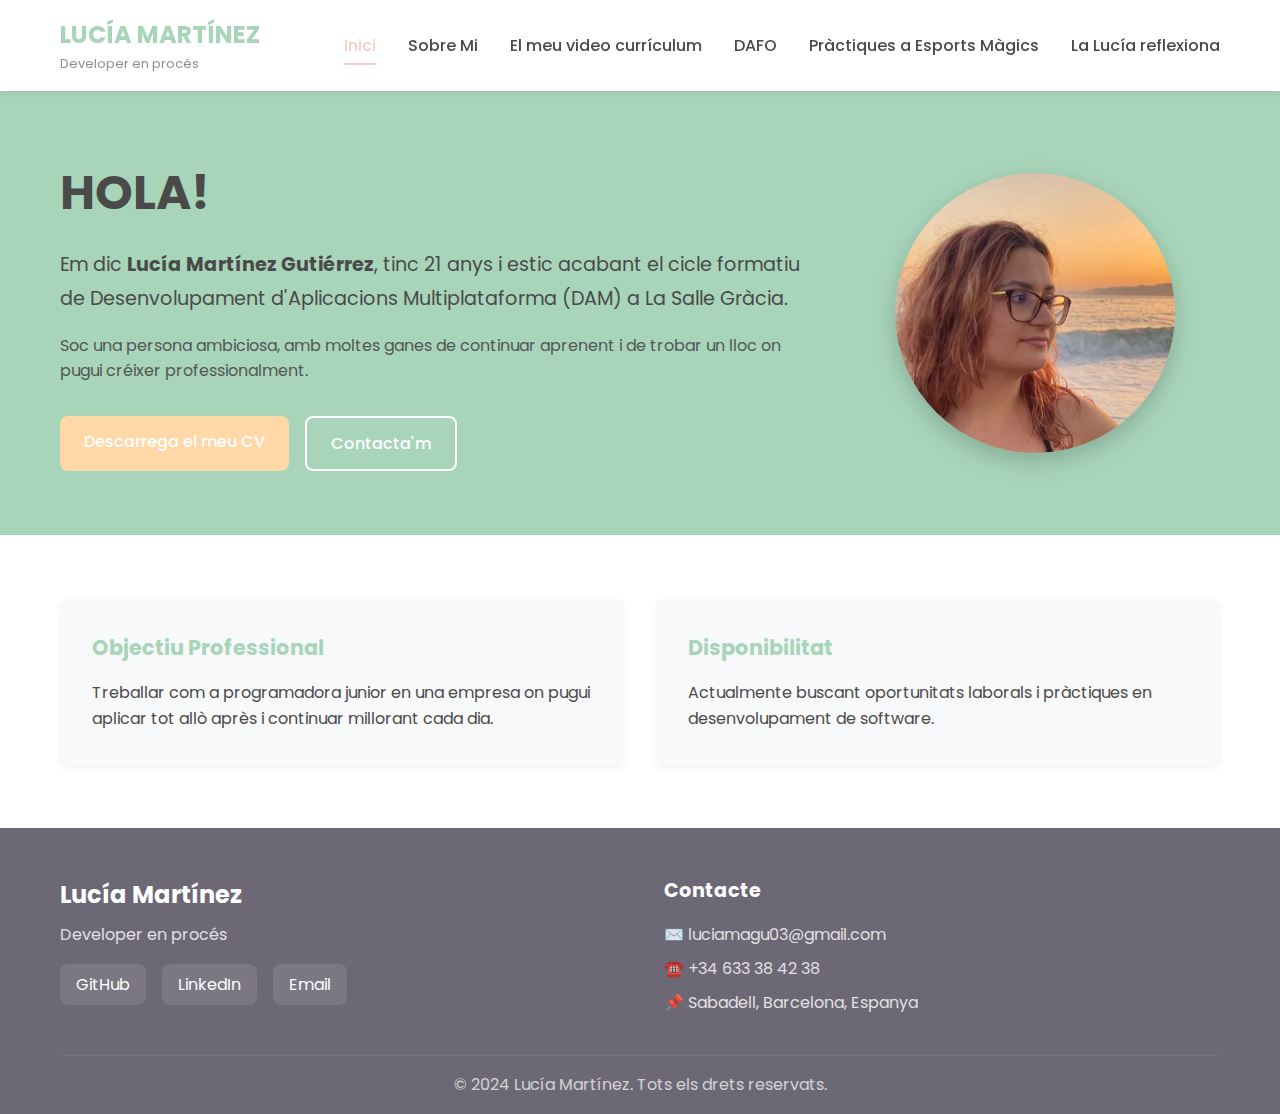
<file: index.html>
<!DOCTYPE html>
<html lang="ca">
<head>
    <meta charset="UTF-8">
    <meta name="viewport" content="width=device-width, initial-scale=1.0">
    <title>Lucía Martínez | Developer en procés</title>
    <link rel="stylesheet" href="styles/main.css">
    <link rel="stylesheet" href="styles/responsive.css">
    <link href="https://fonts.googleapis.com/css2?family=Poppins:wght@300;400;500;600;700&display=swap" rel="stylesheet">
</head>
<body>
    <!-- Header y Navegación -->
    <header class="header">
        <div class="container">
            <div class="logo">
                <h1>LUCÍA MARTÍNEZ</h1>
                <span>Developer en procés</span>
            </div>
            <nav class="nav">
                <ul>
                    <li><a href="index.html" class="active">Inici</a></li>
                    <li><a href="pages/sobre_mi.html">Sobre Mi</a></li>
                    <li><a href="pages/videoCV.html">El meu video currículum</a></li>
                    <li><a href="pages/dafo.html">DAFO</a></li>
                    <li><a href="pages/practiques.html">Pràctiques a Esports Màgics</a></li>
                    <li><a href="pages/reflexiona.html">La Lucía reflexiona</a></li>
                </ul>
            </nav>
            <div class="mobile-menu">
                <span></span>
                <span></span>
                <span></span>
            </div>
        </div>
    </header>

    <!-- Hero Section -->
    <section class="hero">
        <div class="container">
            <div class="hero-content">
                <div class="hero-text">
                    <h2>HOLA!</h2>
                    <p class="intro">Em dic <strong>Lucía Martínez Gutiérrez</strong>, tinc 21 anys i estic acabant el cicle formatiu de Desenvolupament d'Aplicacions Multiplataforma (DAM) a La Salle Gràcia.</p>
                    <p class="description">Soc una persona ambiciosa, amb moltes ganes de continuar aprenent i de trobar un lloc on pugui créixer professionalment.</p>
                    <div class="cta-buttons">
                        <a href="assets/CV[cat]_LucíaMartínez.pdf" class="btn btn-primary" download>Descarrega el meu CV</a>
                        <a href="#contact" class="btn btn-secondary">Contacta'm</a>
                    </div>
                </div>
                <div class="hero-image">
                    <div class="profile-image-container">
                        <img src="../assets/foto-perfil.jpg" alt="Lucía Martínez" class="profile-img">
                        <div class="image-overlay">
                            <span>Full-Stack Developer</span>
                        </div>
                    </div>
                </div>
            </div>
        </div>
    </section>

    <!-- Quick Info Section -->
    <section class="quick-info">
        <div class="container">
            <div class="info-grid">
                <div class="info-card">
                    <h3>Objectiu Professional</h3>
                    <p>Treballar com a programadora junior en una empresa on pugui aplicar tot allò après i continuar millorant cada dia.</p>
                </div>
                <div class="info-card">
                    <h3>Disponibilitat</h3>
                    <p>Actualmente buscant oportunitats laborals i pràctiques en desenvolupament de software.</p>
                </div>
            </div>
        </div>
    </section>

    <!-- Footer -->
    <footer class="footer" id="contact">
        <div class="container">
            <div class="footer-content">
                <div class="footer-info">
                    <h3>Lucía Martínez</h3>
                    <p>Developer en procés</p>
                    <div class="social-links">
                        <a href="https://github.com/lucia-M-G" class="social-link">GitHub</a>
                        <a href="https://www.linkedin.com/in/luc%C3%ADa-mart%C3%ADnez-guti%C3%A9rrez-3b25281b7/" class="social-link">LinkedIn</a>
                        <a href="javascript:void(0);" class="social-link copy-email" data-email="luciamagu03@gmail.com">Email</a>
                    </div>
                </div>
                <div class="footer-contact">
                    <h4>Contacte</h4>
                    <p>✉️ luciamagu03@gmail.com</p>
                    <p>☎️ +34 633 38 42 38</p>
                    <p>📌 Sabadell, Barcelona, Espanya</p>
                </div>
            </div>
            <div class="footer-bottom">
                <p>&copy; 2024 Lucía Martínez. Tots els drets reservats.</p>
            </div>
        </div>
    </footer>

    <script src="js/main.js"></script>
</body>
</html>
</file>
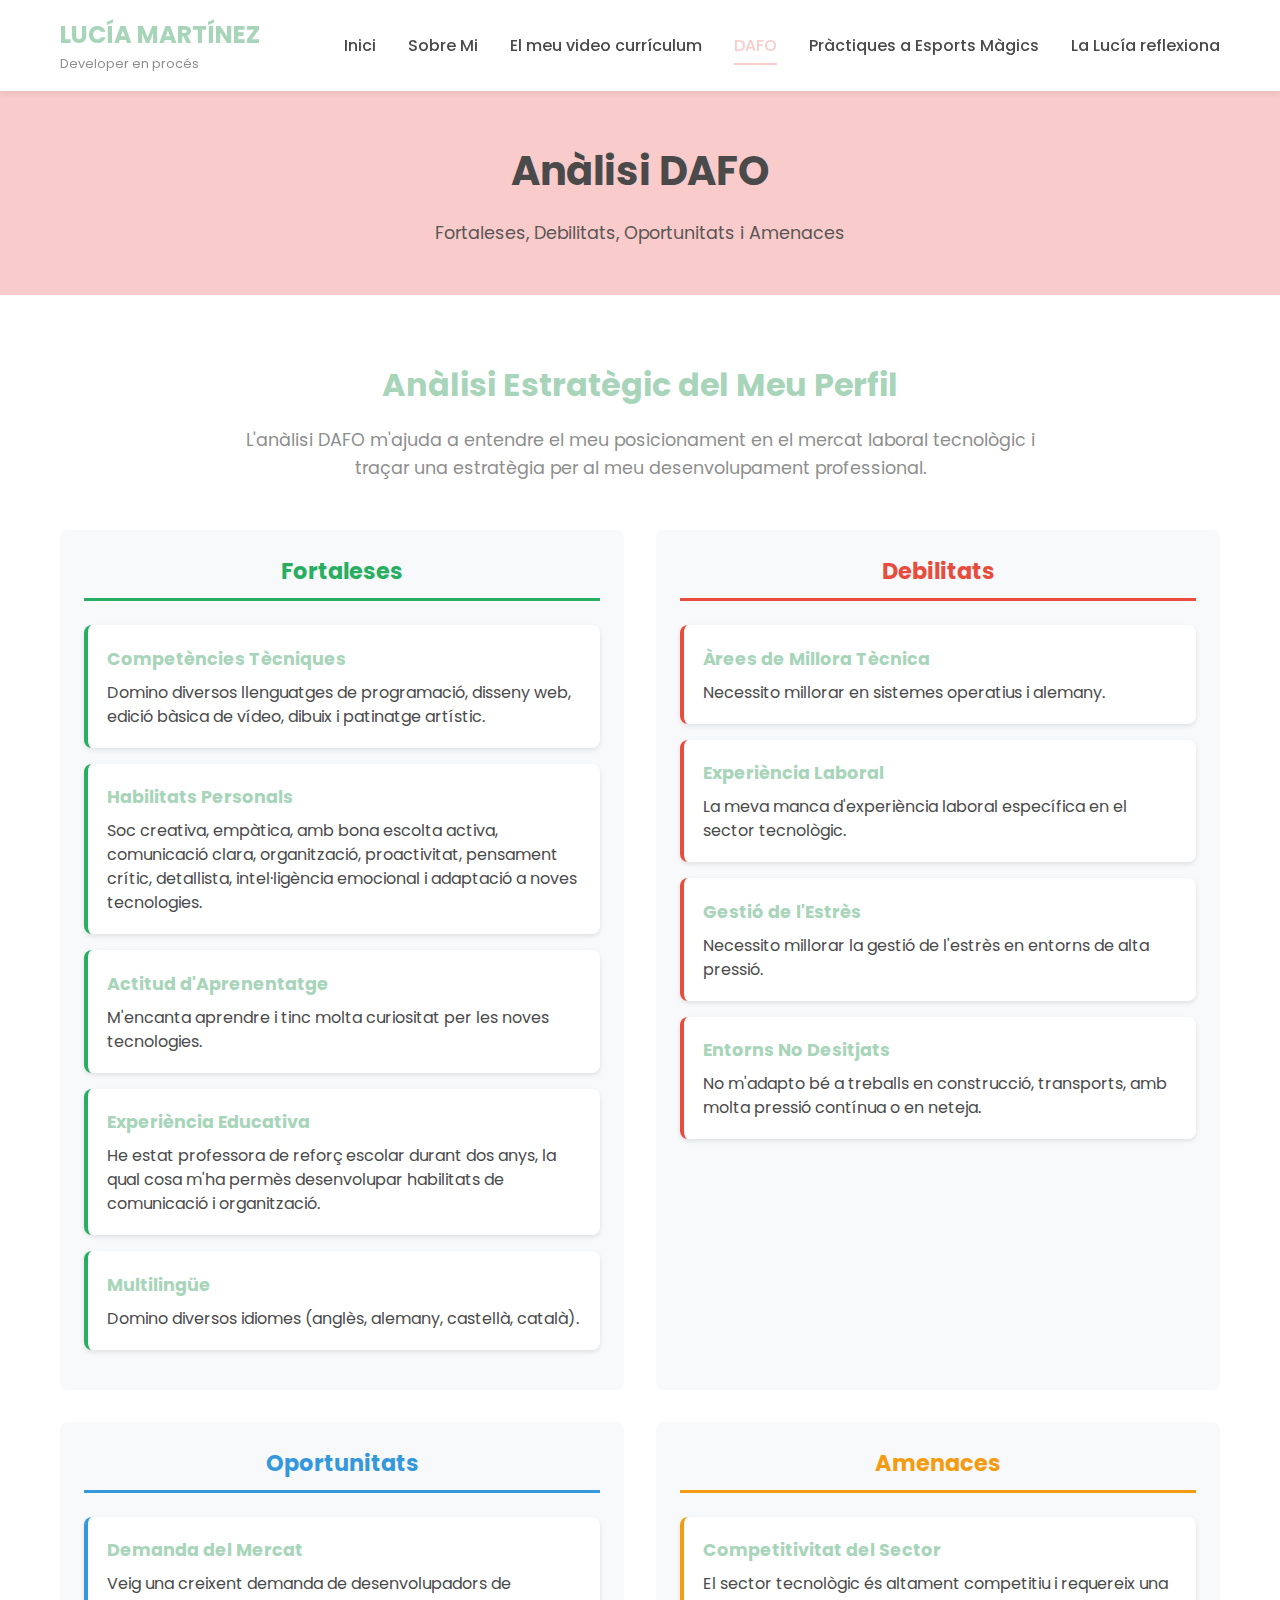
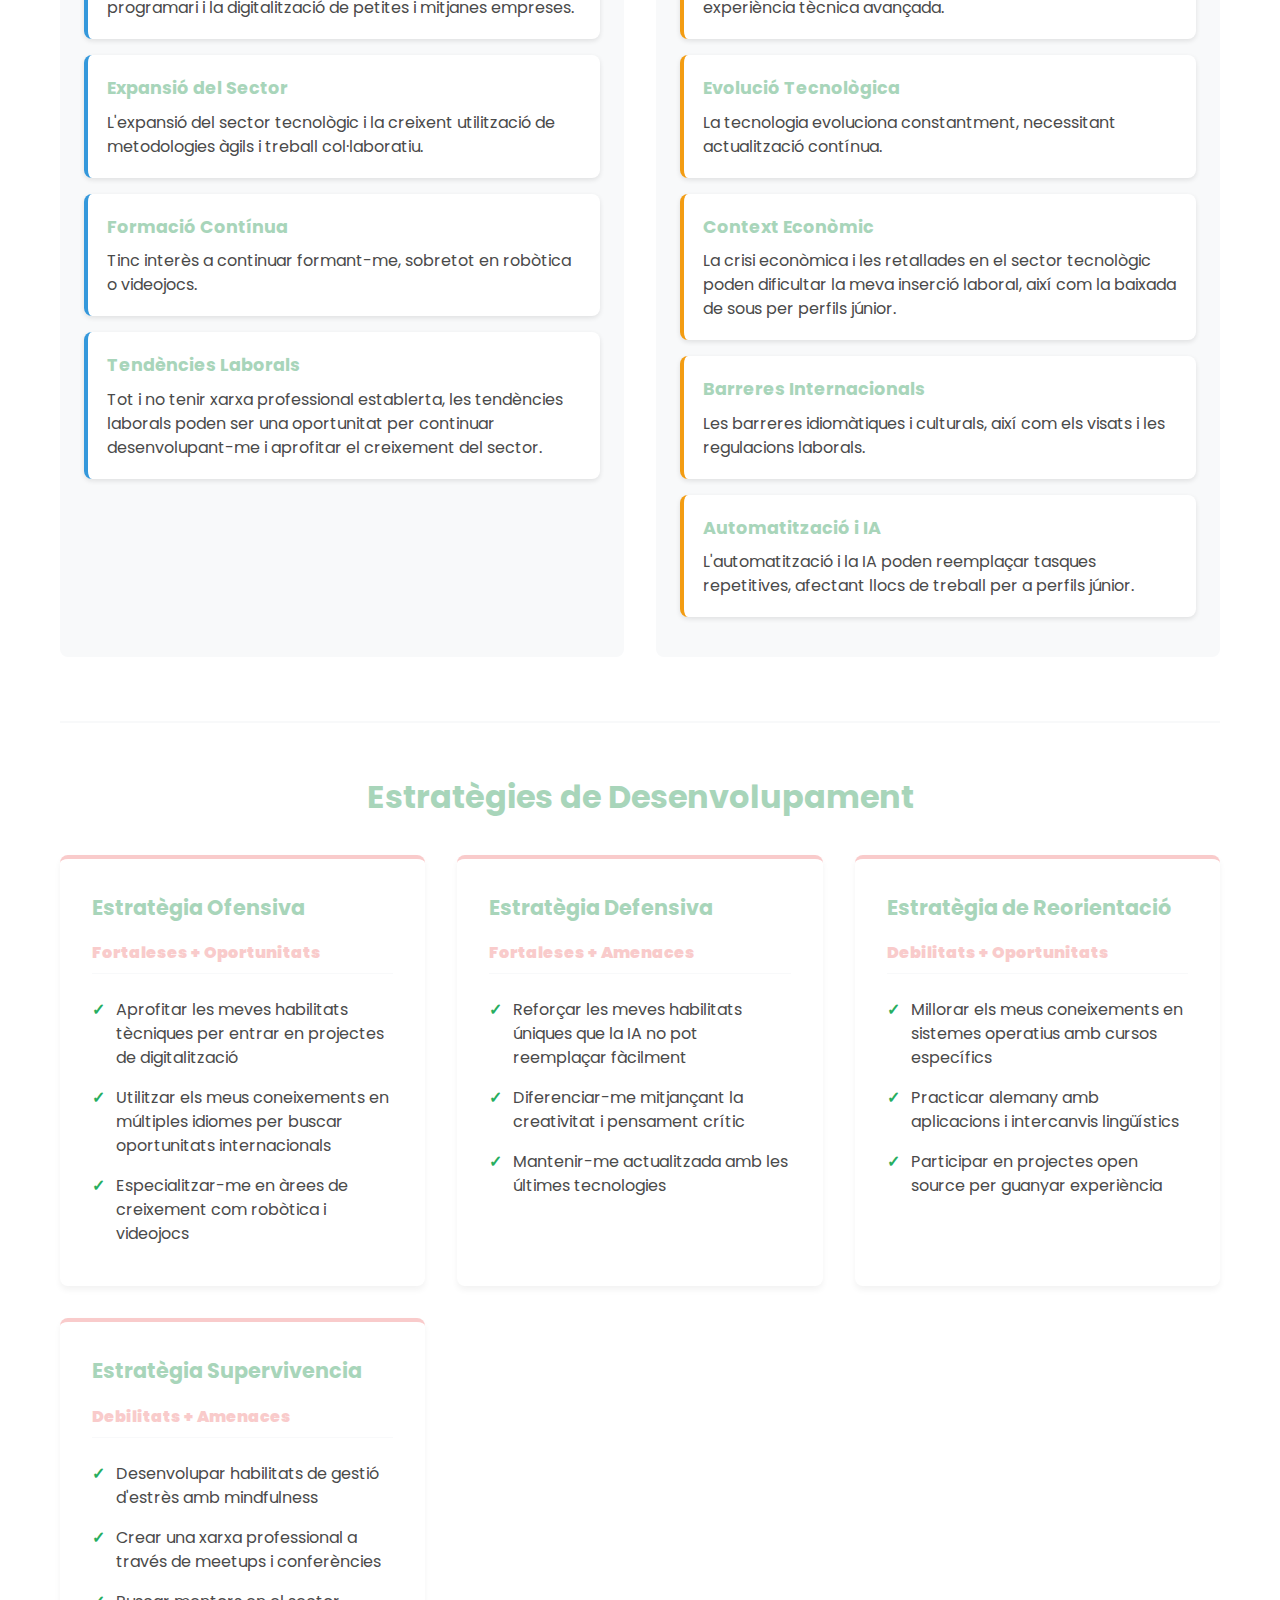
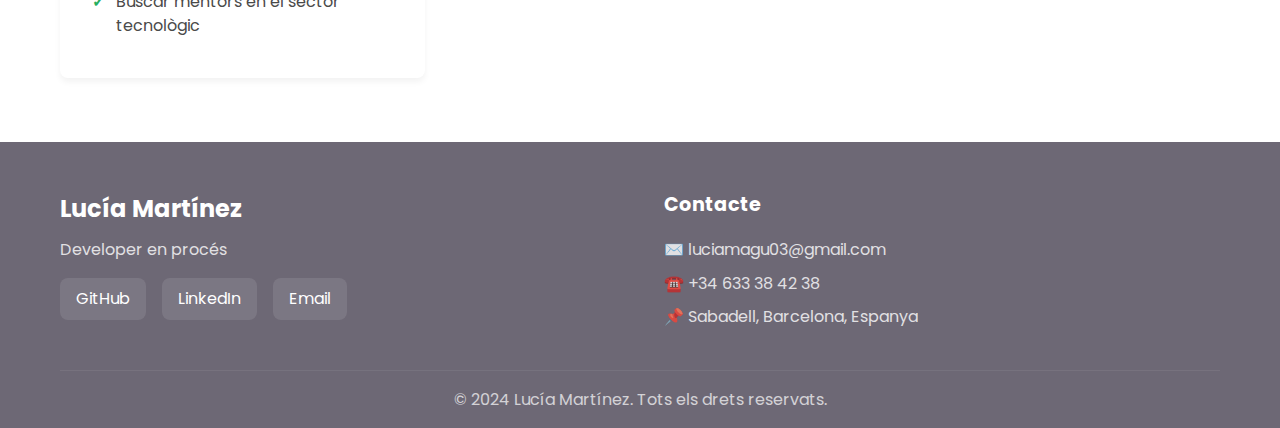
<file: pages/dafo.html>
<!DOCTYPE html>
<html lang="ca">
<head>
    <meta charset="UTF-8">
    <meta name="viewport" content="width=device-width, initial-scale=1.0">
    <title>DAFO | Lucía Martínez</title>
    <link rel="stylesheet" href="../styles/main.css">
    <link rel="stylesheet" href="../styles/responsive.css">
    <link href="https://fonts.googleapis.com/css2?family=Poppins:wght@300;400;500;600;700&display=swap" rel="stylesheet">
</head>
<body>
    <header class="header">
        <div class="container">
            <div class="logo">
                <h1>LUCÍA MARTÍNEZ</h1>
                <span>Developer en procés</span>
            </div>
            <nav class="nav">
                <ul>
                    <li><a href="../index.html">Inici</a></li>
                    <li><a href="sobre_mi.html">Sobre Mi</a></li>
                    <li><a href="videoCV.html">El meu video currículum</a></li>
                    <li><a href="dafo.html" class="active">DAFO</a></li>
                    <li><a href="practiques.html">Pràctiques a Esports Màgics</a></li>
                    <li><a href="reflexiona.html">La Lucía reflexiona</a></li>
                </ul>
            </nav>
            <div class="mobile-menu">
                <span></span>
                <span></span>
                <span></span>
            </div>
        </div>
    </header>

    <section class="page-header">
        <div class="container">
            <h1>Anàlisi DAFO</h1>
            <p>Fortaleses, Debilitats, Oportunitats i Amenaces</p>
        </div>
    </section>

    <section class="page-content">
        <div class="container">
            <div class="dafo-intro">
                <h2>Anàlisi Estratègic del Meu Perfil</h2>
                <p>L'anàlisi DAFO m'ajuda a entendre el meu posicionament en el mercat laboral tecnològic i traçar una estratègia per al meu desenvolupament professional.</p>
            </div>

            <div class="dafo-grid">
                <!-- FORTALEZAS -->
                <div class="dafo-section dafo-strengths">
                    <h3>Fortaleses</h3>
                    <div class="dafo-item">
                        <h4>Competències Tècniques</h4>
                        <p>Domino diversos llenguatges de programació, disseny web, edició bàsica de vídeo, dibuix i patinatge artístic.</p>
                    </div>
                    <div class="dafo-item">
                        <h4>Habilitats Personals</h4>
                        <p>Soc creativa, empàtica, amb bona escolta activa, comunicació clara, organització, proactivitat, pensament crític, detallista, intel·ligència emocional i adaptació a noves tecnologies.</p>
                    </div>
                    <div class="dafo-item">
                        <h4>Actitud d'Aprenentatge</h4>
                        <p>M'encanta aprendre i tinc molta curiositat per les noves tecnologies.</p>
                    </div>
                    <div class="dafo-item">
                        <h4>Experiència Educativa</h4>
                        <p>He estat professora de reforç escolar durant dos anys, la qual cosa m'ha permès desenvolupar habilitats de comunicació i organització.</p>
                    </div>
                    <div class="dafo-item">
                        <h4>Multilingüe</h4>
                        <p>Domino diversos idiomes (anglès, alemany, castellà, català).</p>
                    </div>
                </div>

                <!-- DEBILITATS -->
                <div class="dafo-section dafo-weaknesses">
                    <h3>Debilitats</h3>
                    <div class="dafo-item">
                        <h4>Àrees de Millora Tècnica</h4>
                        <p>Necessito millorar en sistemes operatius i alemany.</p>
                    </div>
                    <div class="dafo-item">
                        <h4>Experiència Laboral</h4>
                        <p>La meva manca d'experiència laboral específica en el sector tecnològic.</p>
                    </div>
                    <div class="dafo-item">
                        <h4>Gestió de l'Estrès</h4>
                        <p>Necessito millorar la gestió de l'estrès en entorns de alta pressió.</p>
                    </div>
                    <div class="dafo-item">
                        <h4>Entorns No Desitjats</h4>
                        <p>No m'adapto bé a treballs en construcció, transports, amb molta pressió contínua o en neteja.</p>
                    </div>
                </div>

                <!-- OPORTUNITATS -->
                <div class="dafo-section dafo-opportunities">
                    <h3>Oportunitats</h3>
                    <div class="dafo-item">
                        <h4>Demanda del Mercat</h4>
                        <p>Veig una creixent demanda de desenvolupadors de programari i la digitalització de petites i mitjanes empreses.</p>
                    </div>
                    <div class="dafo-item">
                        <h4>Expansió del Sector</h4>
                        <p>L'expansió del sector tecnològic i la creixent utilització de metodologies àgils i treball col·laboratiu.</p>
                    </div>
                    <div class="dafo-item">
                        <h4>Formació Contínua</h4>
                        <p>Tinc interès a continuar formant-me, sobretot en robòtica o videojocs.</p>
                    </div>
                    <div class="dafo-item">
                        <h4>Tendències Laborals</h4>
                        <p>Tot i no tenir xarxa professional establerta, les tendències laborals poden ser una oportunitat per continuar desenvolupant-me i aprofitar el creixement del sector.</p>
                    </div>
                </div>

                <!-- AMENACES -->
                <div class="dafo-section dafo-threats">
                    <h3>Amenaces</h3>
                    <div class="dafo-item">
                        <h4>Competitivitat del Sector</h4>
                        <p>El sector tecnològic és altament competitiu i requereix una experiència tècnica avançada.</p>
                    </div>
                    <div class="dafo-item">
                        <h4>Evolució Tecnològica</h4>
                        <p>La tecnologia evoluciona constantment, necessitant actualització contínua.</p>
                    </div>
                    <div class="dafo-item">
                        <h4>Context Econòmic</h4>
                        <p>La crisi econòmica i les retallades en el sector tecnològic poden dificultar la meva inserció laboral, així com la baixada de sous per perfils júnior.</p>
                    </div>
                    <div class="dafo-item">
                        <h4>Barreres Internacionals</h4>
                        <p>Les barreres idiomàtiques i culturals, així com els visats i les regulacions laborals.</p>
                    </div>
                    <div class="dafo-item">
                        <h4>Automatització i IA</h4>
                        <p>L'automatització i la IA poden reemplaçar tasques repetitives, afectant llocs de treball per a perfils júnior.</p>
                    </div>
                </div>
            </div>

            <!-- ESTRATEGIAS -->
            <div class="strategies-section">
                <h2>Estratègies de Desenvolupament</h2>
                <div class="strategies-grid">
                    <div class="strategy-card">
                        <h3>Estratègia Ofensiva</h3>
                        <p><strong>Fortaleses + Oportunitats</strong></p>
                        <ul>
                            <li>Aprofitar les meves habilitats tècniques per entrar en projectes de digitalització</li>
                            <li>Utilitzar els meus coneixements en múltiples idiomes per buscar oportunitats internacionals</li>
                            <li>Especialitzar-me en àrees de creixement com robòtica i videojocs</li>
                        </ul>
                    </div>
                    <div class="strategy-card">
                        <h3>Estratègia Defensiva</h3>
                        <p><strong>Fortaleses + Amenaces</strong></p>
                        <ul>
                            <li>Reforçar les meves habilitats úniques que la IA no pot reemplaçar fàcilment</li>
                            <li>Diferenciar-me mitjançant la creativitat i pensament crític</li>
                            <li>Mantenir-me actualitzada amb les últimes tecnologies</li>
                        </ul>
                    </div>
                    <div class="strategy-card">
                        <h3>Estratègia de Reorientació</h3>
                        <p><strong>Debilitats + Oportunitats</strong></p>
                        <ul>
                            <li>Millorar els meus coneixements en sistemes operatius amb cursos específics</li>
                            <li>Practicar alemany amb aplicacions i intercanvis lingüístics</li>
                            <li>Participar en projectes open source per guanyar experiència</li>
                        </ul>
                    </div>
                    <div class="strategy-card">
                        <h3>Estratègia Supervivencia</h3>
                        <p><strong>Debilitats + Amenaces</strong></p>
                        <ul>
                            <li>Desenvolupar habilitats de gestió d'estrès amb mindfulness</li>
                            <li>Crear una xarxa professional a través de meetups i conferències</li>
                            <li>Buscar mentors en el sector tecnològic</li>
                        </ul>
                    </div>
                </div>
            </div>
        </div>
    </section>

    <footer class="footer">
        <div class="container">
            <div class="footer-content">
                <div class="footer-info">
                    <h3>Lucía Martínez</h3>
                    <p>Developer en procés</p>
                    <div class="social-links">
                        <a href="https://github.com/lucia-M-G" target="_blank" class="social-link">GitHub</a>
                        <a href="https://linkedin.com/in/lucia-martinez" target="_blank" class="social-link">LinkedIn</a>
                        <a href="javascript:void(0);" class="social-link copy-email" data-email="luciamagu03@gmail.com">Email</a>
                    </div>
                </div>
                <div class="footer-contact">
                    <h4>Contacte</h4>
                    <p>✉️ luciamagu03@gmail.com</p>
                    <p>☎️ +34 633 38 42 38</p>
                    <p>📌 Sabadell, Barcelona, Espanya</p>
                </div>
            </div>
            <div class="footer-bottom">
                <p>&copy; 2024 Lucía Martínez. Tots els drets reservats.</p>
            </div>
        </div>
    </footer>

    <script src="../js/main.js"></script>
</body>
</html>
</file>
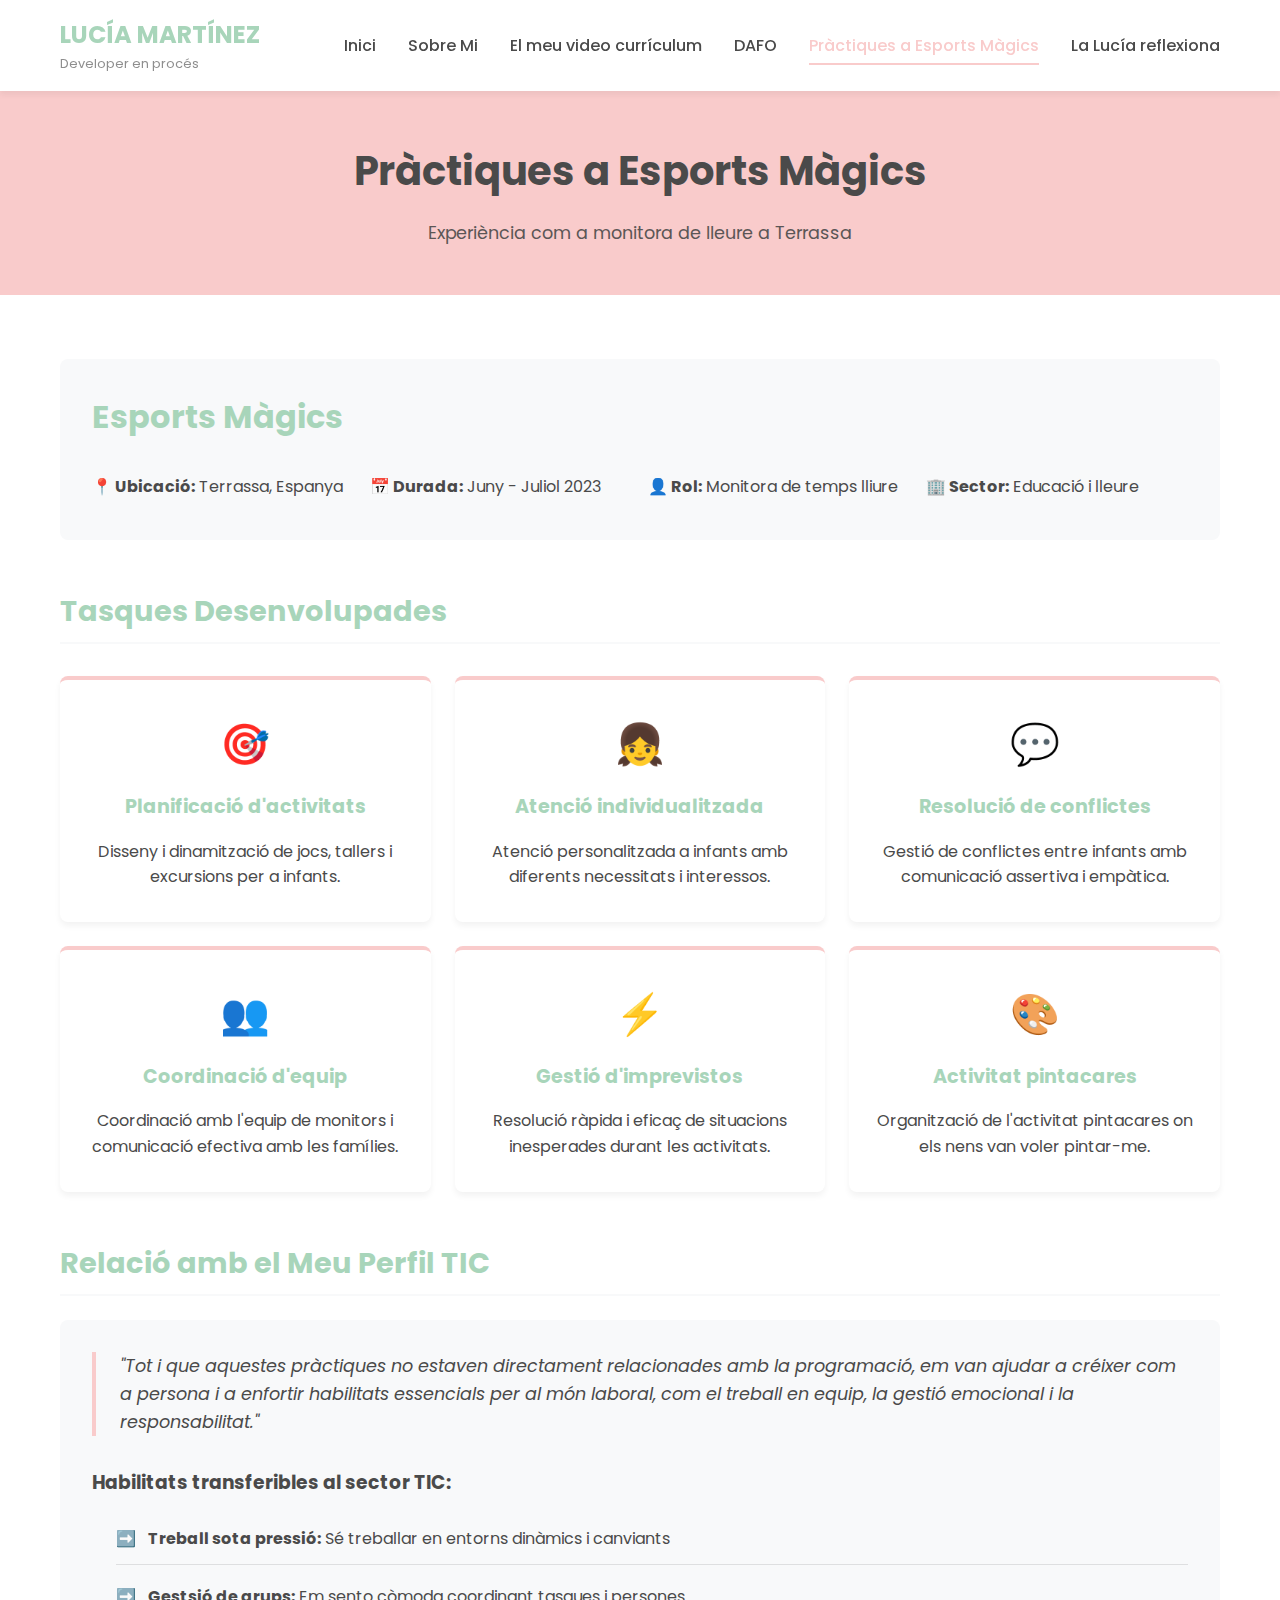
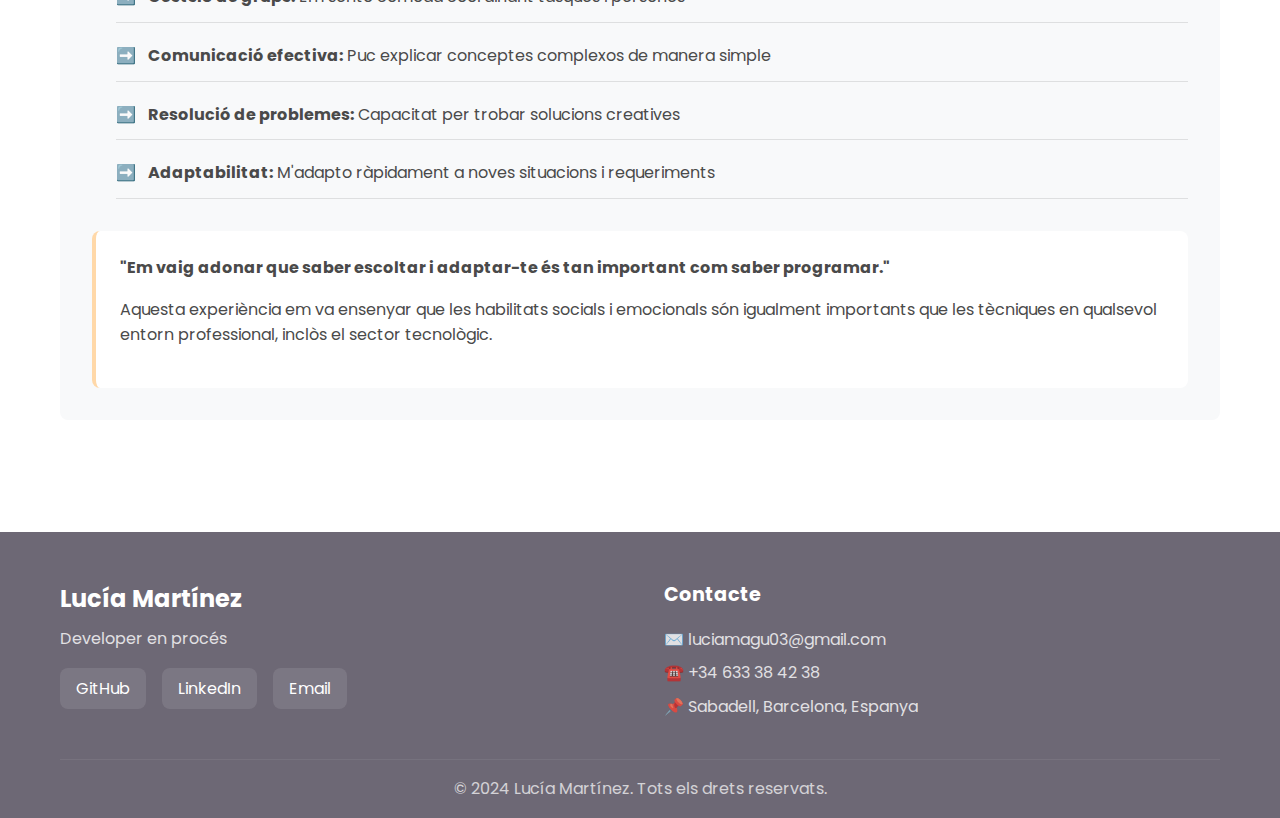
<file: pages/practiques.html>
<!DOCTYPE html>
<html lang="ca">
<head>
    <meta charset="UTF-8">
    <meta name="viewport" content="width=device-width, initial-scale=1.0">
    <title>Pràctiques | Lucía Martínez</title>
    <link rel="stylesheet" href="../styles/main.css">
    <link rel="stylesheet" href="../styles/responsive.css">
    <link href="https://fonts.googleapis.com/css2?family=Poppins:wght@300;400;500;600;700&display=swap" rel="stylesheet">
</head>
<body>
    <header class="header">
        <div class="container">
            <div class="logo">
                <h1>LUCÍA MARTÍNEZ</h1>
                <span>Developer en procés</span>
            </div>
            <nav class="nav">
                <ul>
                    <li><a href="../index.html">Inici</a></li>
                    <li><a href="sobre_mi.html">Sobre Mi</a></li>
                    <li><a href="videoCV.html">El meu video currículum</a></li>
                    <li><a href="dafo.html">DAFO</a></li>
                    <li><a href="practiques.html" class="active">Pràctiques a Esports Màgics</a></li>
                    <li><a href="reflexiona.html">La Lucía reflexiona</a></li>
                </ul>
            </nav>
            <div class="mobile-menu">
                <span></span>
                <span></span>
                <span></span>
            </div>
        </div>
    </header>

    <section class="page-header">
        <div class="container">
            <h1>Pràctiques a Esports Màgics</h1>
            <p>Experiència com a monitora de lleure a Terrassa</p>
        </div>
    </section>

    <section class="page-content">
        <div class="container">
            <div class="experience-header">
                <div class="company-info">
                    <h2>Esports Màgics</h2>
                    <div class="experience-details">
                        <div class="detail-item">
                            <strong>📍 Ubicació:</strong> Terrassa, Espanya
                        </div>
                        <div class="detail-item">
                            <strong>📅 Durada:</strong> Juny - Juliol 2023
                        </div>
                        <div class="detail-item">
                            <strong>👤 Rol:</strong> Monitora de temps lliure
                        </div>
                        <div class="detail-item">
                            <strong>🏢 Sector:</strong> Educació i lleure
                        </div>
                    </div>
                </div>
            </div>

            <div class="content-section">
                <h2>Tasques Desenvolupades</h2>
                <div class="tasks-grid">
                    <div class="task-card">
                        <div class="task-icon">🎯</div>
                        <h3>Planificació d'activitats</h3>
                        <p>Disseny i dinamització de jocs, tallers i excursions per a infants.</p>
                    </div>
                    <div class="task-card">
                        <div class="task-icon">👧</div>
                        <h3>Atenció individualitzada</h3>
                        <p>Atenció personalitzada a infants amb diferents necessitats i interessos.</p>
                    </div>
                    <div class="task-card">
                        <div class="task-icon">💬</div>
                        <h3>Resolució de conflictes</h3>
                        <p>Gestió de conflictes entre infants amb comunicació assertiva i empàtica.</p>
                    </div>
                    <div class="task-card">
                        <div class="task-icon">👥</div>
                        <h3>Coordinació d'equip</h3>
                        <p>Coordinació amb l'equip de monitors i comunicació efectiva amb les famílies.</p>
                    </div>
                    <div class="task-card">
                        <div class="task-icon">⚡</div>
                        <h3>Gestió d'imprevistos</h3>
                        <p>Resolució ràpida i eficaç de situacions inesperades durant les activitats.</p>
                    </div>
                    <div class="task-card">
                        <div class="task-icon">🎨</div>
                        <h3>Activitat pintacares</h3>
                        <p>Organització de l'activitat pintacares on els nens van voler pintar-me.</p>
                    </div>
                </div>
            </div>

            <div class="content-section">
                <h2>Relació amb el Meu Perfil TIC</h2>
                <div class="reflection-content">
                    <div class="reflection-text">
                        <blockquote>
                            "Tot i que aquestes pràctiques no estaven directament relacionades amb la programació, 
                            em van ajudar a créixer com a persona i a enfortir habilitats essencials per al món laboral, 
                            com el treball en equip, la gestió emocional i la responsabilitat."
                        </blockquote>
                        
                        <div class="skills-learned">
                            <h3>Habilitats transferibles al sector TIC:</h3>
                            <ul>
                                <li><strong>Treball sota pressió:</strong> Sé treballar en entorns dinàmics i canviants</li>
                                <li><strong>Gestsió de grups:</strong> Em sento còmoda coordinant tasques i persones</li>
                                <li><strong>Comunicació efectiva:</strong> Puc explicar conceptes complexos de manera simple</li>
                                <li><strong>Resolució de problemes:</strong> Capacitat per trobar solucions creatives</li>
                                <li><strong>Adaptabilitat:</strong> M'adapto ràpidament a noves situacions i requeriments</li>
                            </ul>
                        </div>

                        <div class="final-reflection">
                            <p>
                                <strong>"Em vaig adonar que saber escoltar i adaptar-te és tan important com saber programar."</strong>
                            </p>
                            <p>
                                Aquesta experiència em va ensenyar que les habilitats socials i emocionals són igualment 
                                importants que les tècniques en qualsevol entorn professional, inclòs el sector tecnològic.
                            </p>
                        </div>
                    </div>
                </div>
            </div>
        </div>
    </section>

    <footer class="footer">
        <div class="container">
            <div class="footer-content">
                <div class="footer-info">
                    <h3>Lucía Martínez</h3>
                    <p>Developer en procés</p>
                    <div class="social-links">
                        <a href="https://github.com/lucia-M-G" target="_blank" class="social-link">GitHub</a>
                        <a href="https://linkedin.com/in/lucia-martinez" target="_blank" class="social-link">LinkedIn</a>
                        <a href="javascript:void(0);" class="social-link copy-email" data-email="luciamagu03@gmail.com">Email</a>
                    </div>
                </div>
                <div class="footer-contact">
                    <h4>Contacte</h4>
                    <p>✉️ luciamagu03@gmail.com</p>
                    <p>☎️ +34 633 38 42 38</p>
                    <p>📌 Sabadell, Barcelona, Espanya</p>
                </div>
            </div>
            <div class="footer-bottom">
                <p>&copy; 2024 Lucía Martínez. Tots els drets reservats.</p>
            </div>
        </div>
    </footer>

    <script src="../js/main.js"></script>
</body>
</html>
</file>
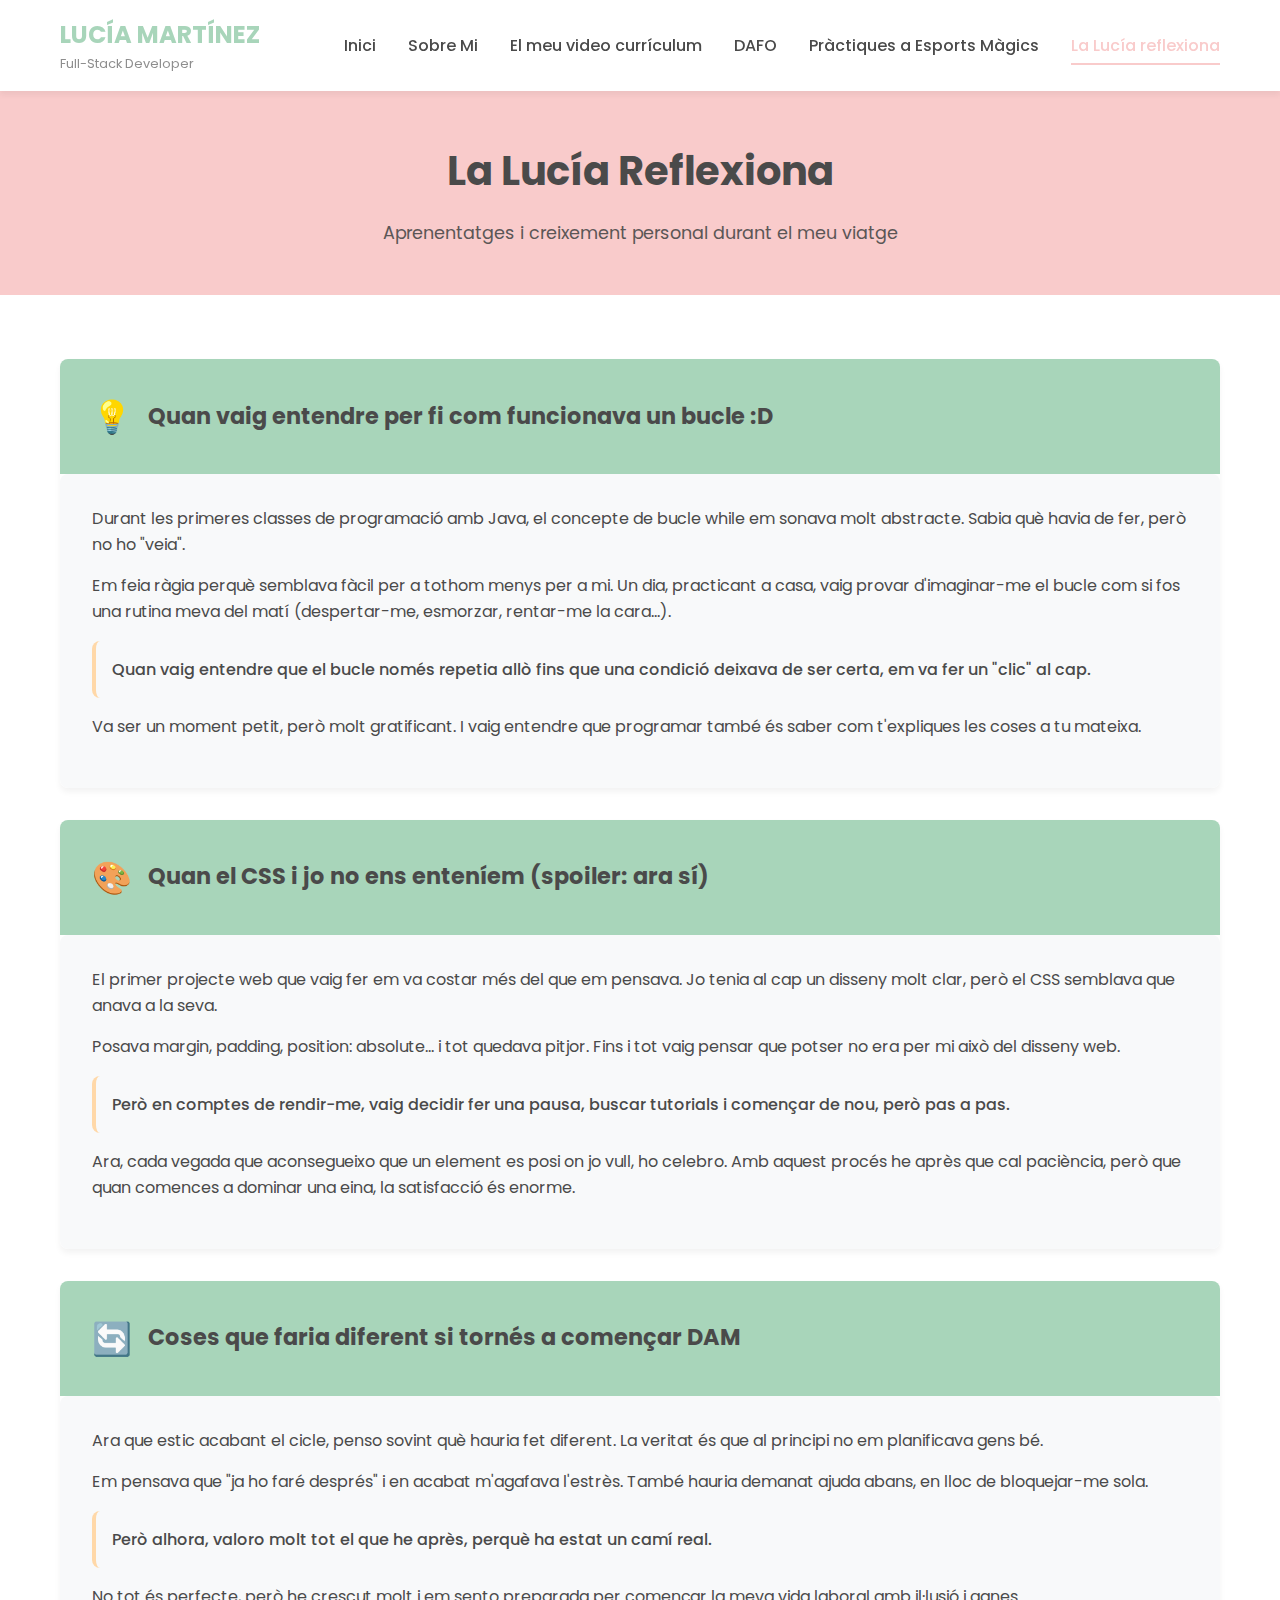
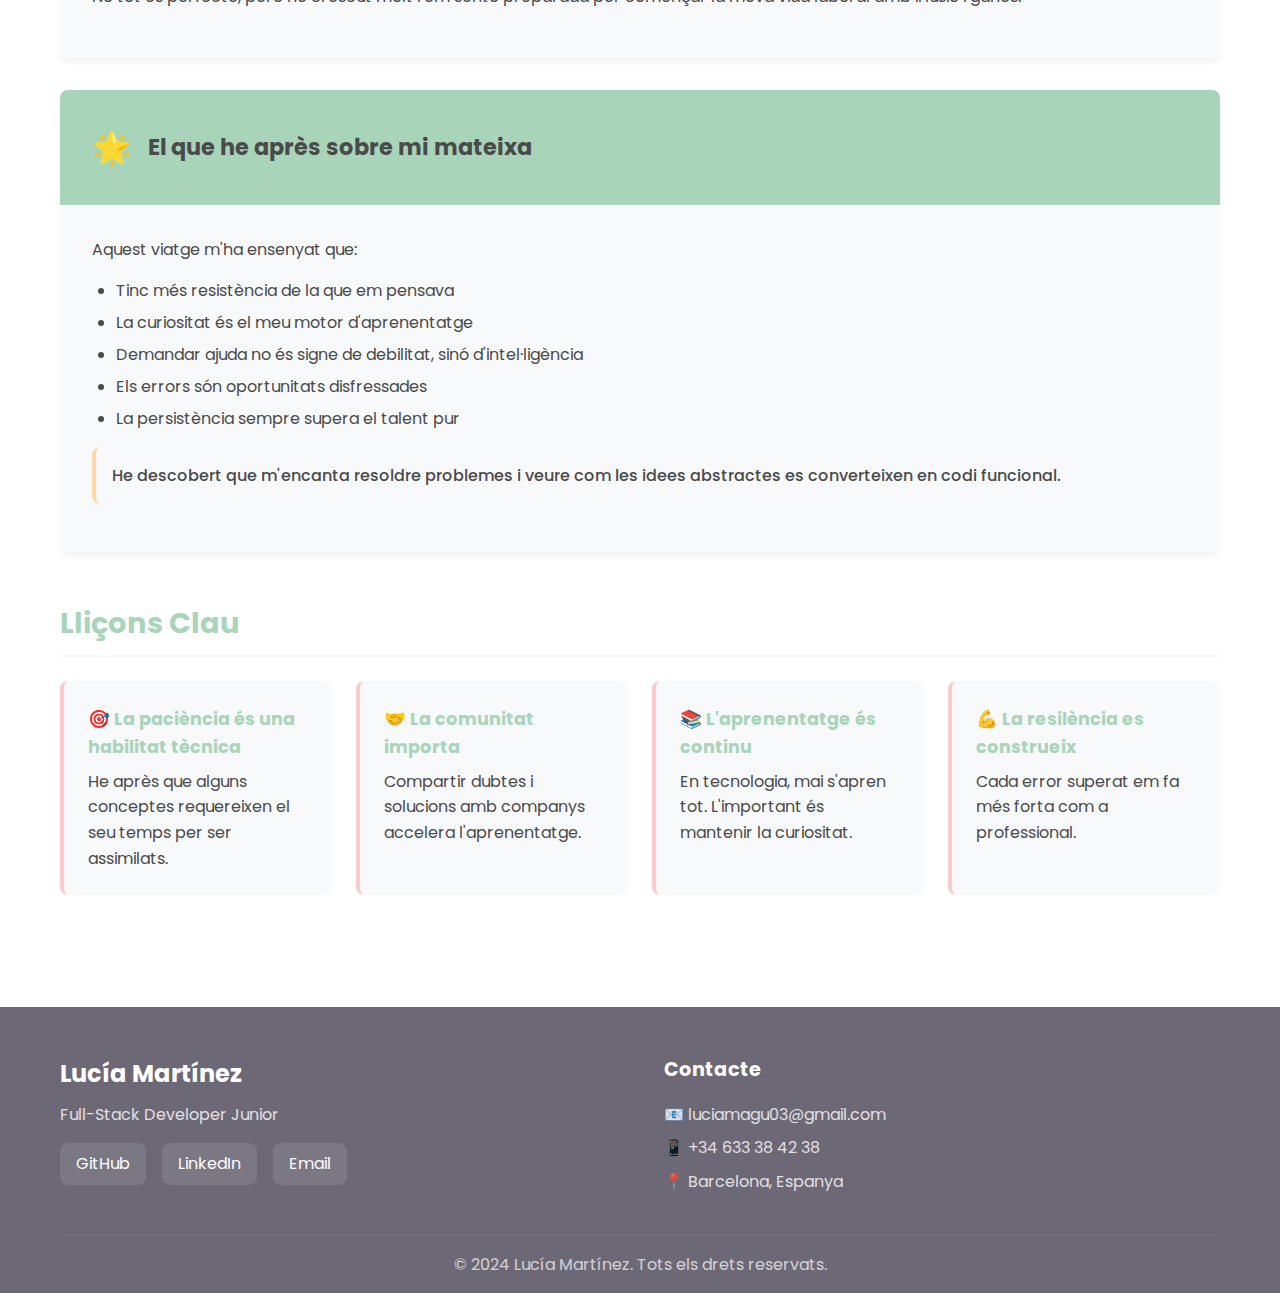
<file: pages/reflexiona.html>
<!DOCTYPE html>
<html lang="ca">
<head>
    <meta charset="UTF-8">
    <meta name="viewport" content="width=device-width, initial-scale=1.0">
    <title>Reflexions | Lucía Martínez</title>
    <link rel="stylesheet" href="../styles/main.css">
    <link rel="stylesheet" href="../styles/responsive.css">
    <link href="https://fonts.googleapis.com/css2?family=Poppins:wght@300;400;500;600;700&display=swap" rel="stylesheet">
</head>
<body>
    <header class="header">
        <div class="container">
            <div class="logo">
                <h1>LUCÍA MARTÍNEZ</h1>
                <span>Full-Stack Developer</span>
            </div>
            <nav class="nav">
                <ul>
                    <li><a href="../index.html">Inici</a></li>
                    <li><a href="sobre-mi.html">Sobre Mi</a></li>
                    <li><a href="videoCV.html">El meu video currículum</a></li>
                    <li><a href="dafo.html">DAFO</a></li>
                    <li><a href="practiques.html">Pràctiques a Esports Màgics</a></li>
                    <li><a href="reflexiona.html" class="active">La Lucía reflexiona</a></li>
                </ul>
            </nav>
            <div class="mobile-menu">
                <span></span>
                <span></span>
                <span></span>
            </div>
        </div>
    </header>

    <section class="page-header">
        <div class="container">
            <h1>La Lucía Reflexiona</h1>
            <p>Aprenentatges i creixement personal durant el meu viatge</p>
        </div>
    </section>

    <section class="page-content">
        <div class="container">
            <div class="reflections-grid">
                <!-- Reflexión 1 -->
                <div class="reflection-card">
                    <div class="reflection-header">
                        <div class="reflection-icon">💡</div>
                        <h3>Quan vaig entendre per fi com funcionava un bucle :D</h3>
                    </div>
                    <div class="reflection-content">
                        <p>Durant les primeres classes de programació amb Java, el concepte de bucle while em sonava molt abstracte. Sabia què havia de fer, però no ho "veia".</p>
                        <p>Em feia ràgia perquè semblava fàcil per a tothom menys per a mi. Un dia, practicant a casa, vaig provar d'imaginar-me el bucle com si fos una rutina meva del matí (despertar-me, esmorzar, rentar-me la cara...).</p>
                        <p class="highlight">Quan vaig entendre que el bucle només repetia allò fins que una condició deixava de ser certa, em va fer un "clic" al cap.</p>
                        <p>Va ser un moment petit, però molt gratificant. I vaig entendre que programar també és saber com t'expliques les coses a tu mateixa.</p>
                    </div>
                </div>

                <!-- Reflexión 2 -->
                <div class="reflection-card">
                    <div class="reflection-header">
                        <div class="reflection-icon">🎨</div>
                        <h3>Quan el CSS i jo no ens enteníem (spoiler: ara sí)</h3>
                    </div>
                    <div class="reflection-content">
                        <p>El primer projecte web que vaig fer em va costar més del que em pensava. Jo tenia al cap un disseny molt clar, però el CSS semblava que anava a la seva.</p>
                        <p>Posava margin, padding, position: absolute… i tot quedava pitjor. Fins i tot vaig pensar que potser no era per mi això del disseny web.</p>
                        <p class="highlight">Però en comptes de rendir-me, vaig decidir fer una pausa, buscar tutorials i començar de nou, però pas a pas.</p>
                        <p>Ara, cada vegada que aconsegueixo que un element es posi on jo vull, ho celebro. Amb aquest procés he après que cal paciència, però que quan comences a dominar una eina, la satisfacció és enorme.</p>
                    </div>
                </div>

                <!-- Reflexión 3 -->
                <div class="reflection-card">
                    <div class="reflection-header">
                        <div class="reflection-icon">🔄</div>
                        <h3>Coses que faria diferent si tornés a començar DAM</h3>
                    </div>
                    <div class="reflection-content">
                        <p>Ara que estic acabant el cicle, penso sovint què hauria fet diferent. La veritat és que al principi no em planificava gens bé.</p>
                        <p>Em pensava que "ja ho faré després" i en acabat m'agafava l'estrès. També hauria demanat ajuda abans, en lloc de bloquejar-me sola.</p>
                        <p class="highlight">Però alhora, valoro molt tot el que he après, perquè ha estat un camí real.</p>
                        <p>No tot és perfecte, però he crescut molt i em sento preparada per començar la meva vida laboral amb il·lusió i ganes.</p>
                    </div>
                </div>

                <!-- Reflexión 4 -->
                <div class="reflection-card">
                    <div class="reflection-header">
                        <div class="reflection-icon">🌟</div>
                        <h3>El que he après sobre mi mateixa</h3>
                    </div>
                    <div class="reflection-content">
                        <p>Aquest viatge m'ha ensenyat que:</p>
                        <ul>
                            <li>Tinc més resistència de la que em pensava</li>
                            <li>La curiositat és el meu motor d'aprenentatge</li>
                            <li>Demandar ajuda no és signe de debilitat, sinó d'intel·ligència</li>
                            <li>Els errors són oportunitats disfressades</li>
                            <li>La persistència sempre supera el talent pur</li>
                        </ul>
                        <p class="highlight">He descobert que m'encanta resoldre problemes i veure com les idees abstractes es converteixen en codi funcional.</p>
                    </div>
                </div>
            </div>

            <div class="content-section">
                <h2>Lliçons Clau</h2>
                <div class="lessons-grid">
                    <div class="lesson-item">
                        <h4>🎯 La paciència és una habilitat tècnica</h4>
                        <p>He après que alguns conceptes requereixen el seu temps per ser assimilats.</p>
                    </div>
                    <div class="lesson-item">
                        <h4>🤝 La comunitat importa</h4>
                        <p>Compartir dubtes i solucions amb companys accelera l'aprenentatge.</p>
                    </div>
                    <div class="lesson-item">
                        <h4>📚 L'aprenentatge és continu</h4>
                        <p>En tecnologia, mai s'apren tot. L'important és mantenir la curiositat.</p>
                    </div>
                    <div class="lesson-item">
                        <h4>💪 La resilència es construeix</h4>
                        <p>Cada error superat em fa més forta com a professional.</p>
                    </div>
                </div>
            </div>
        </div>
    </section>

    <footer class="footer">
        <div class="container">
            <div class="footer-content">
                <div class="footer-info">
                    <h3>Lucía Martínez</h3>
                    <p>Full-Stack Developer Junior</p>
                    <div class="social-links">
                        <a href="https://github.com/lucia-M-G" target="_blank" class="social-link">GitHub</a>
                        <a href="https://linkedin.com/in/lucia-martinez" target="_blank" class="social-link">LinkedIn</a>
                        <a href="javascript:void(0);" class="social-link copy-email" data-email="luciamagu03@gmail.com">Email</a>
                    </div>
                </div>
                <div class="footer-contact">
                    <h4>Contacte</h4>
                    <p>📧 luciamagu03@gmail.com</p>
                    <p>📱 +34 633 38 42 38</p>
                    <p>📍 Barcelona, Espanya</p>
                </div>
            </div>
            <div class="footer-bottom">
                <p>&copy; 2024 Lucía Martínez. Tots els drets reservats.</p>
            </div>
        </div>
    </footer>

    <script src="../js/main.js"></script>
</body>
</html>
</file>
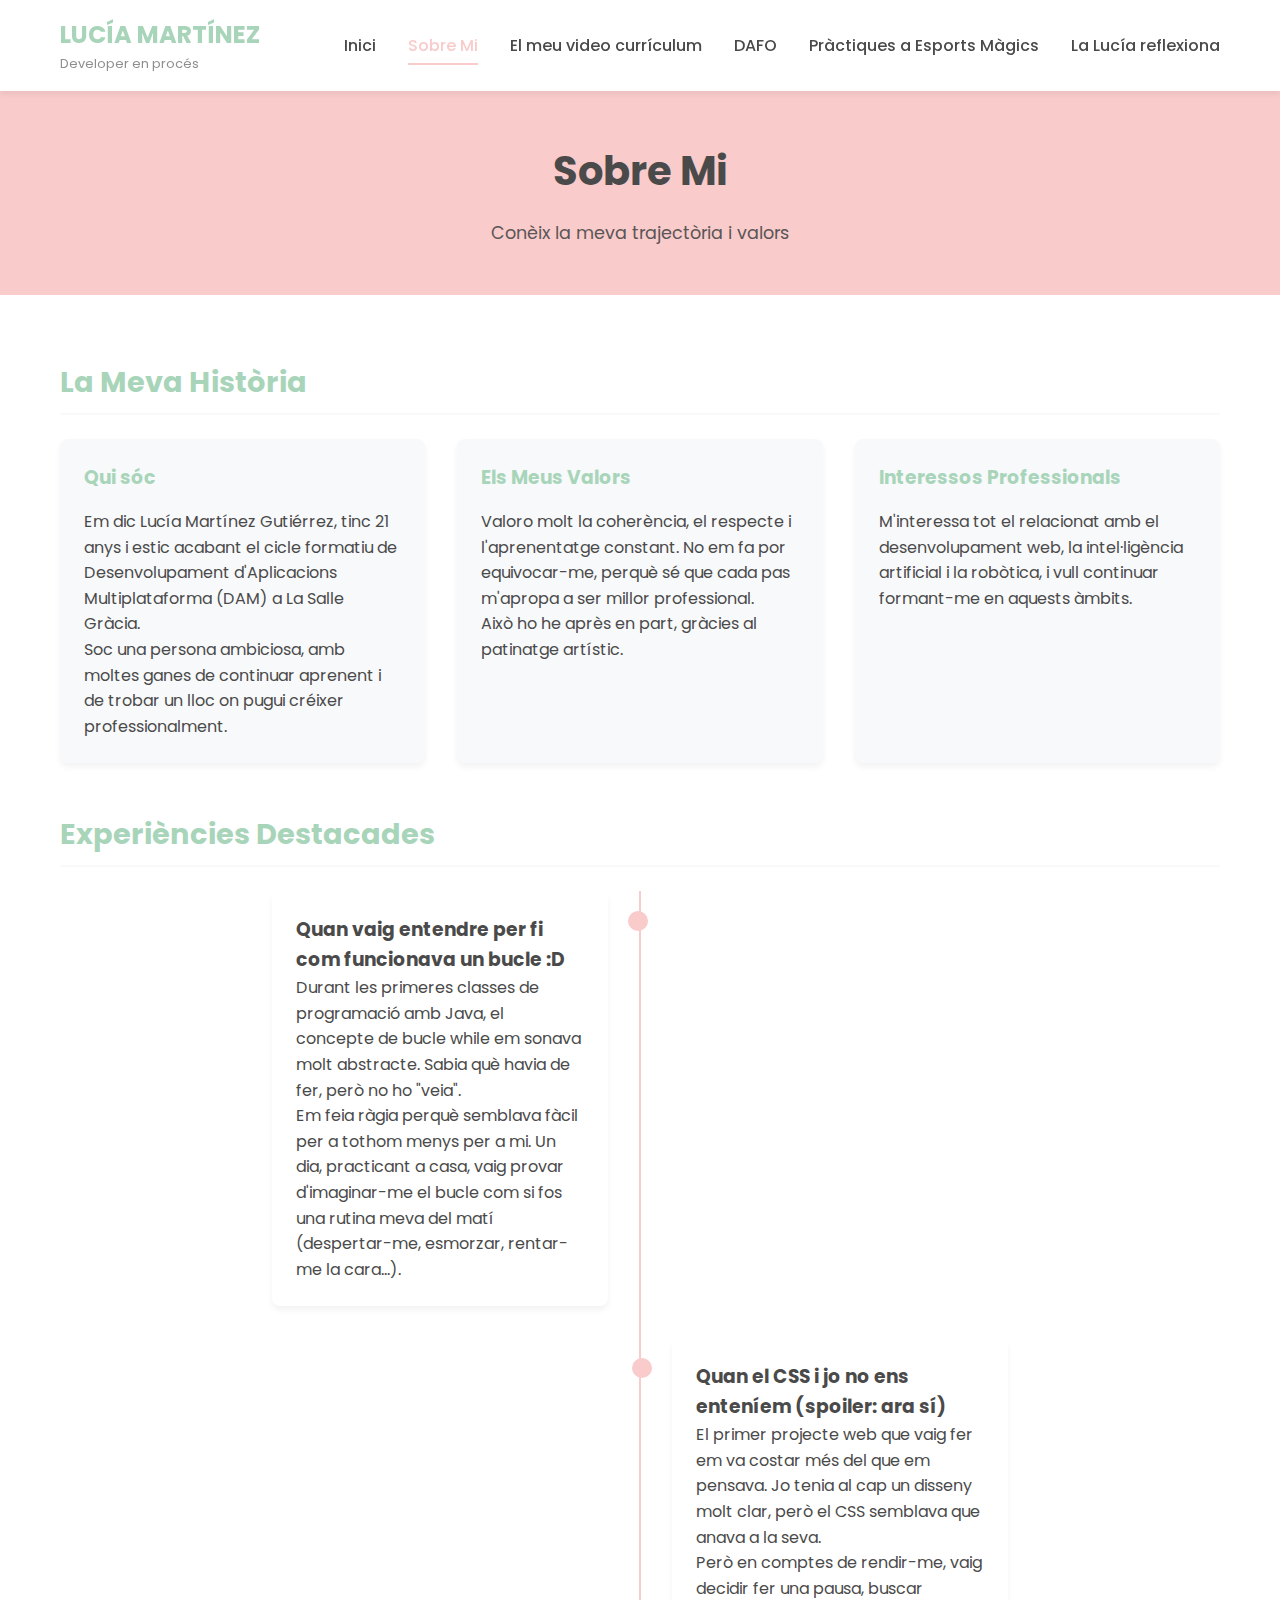
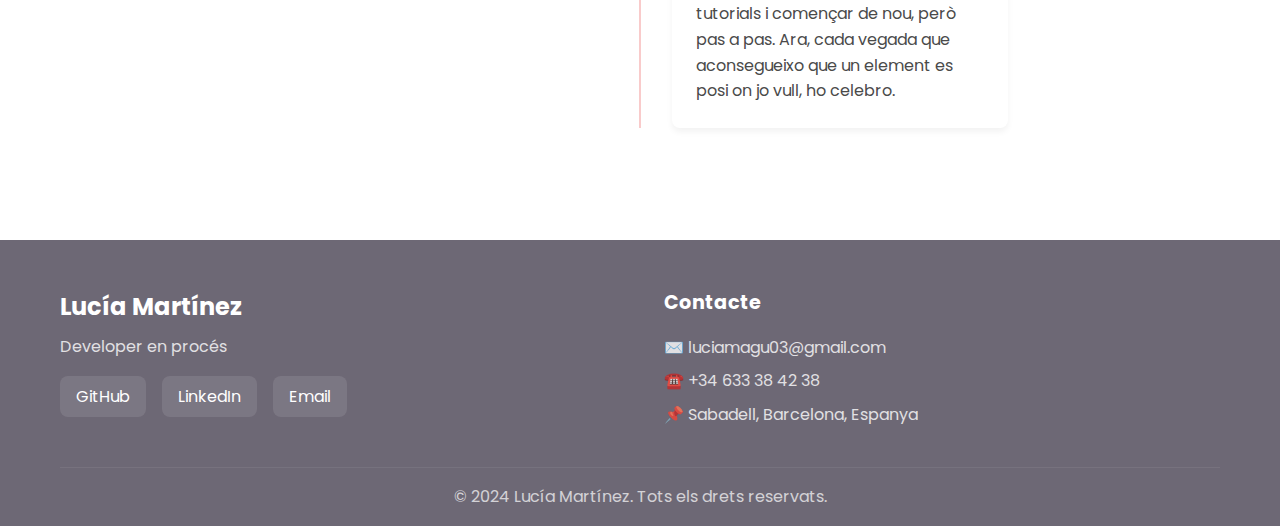
<file: pages/sobre_mi.html>
<!DOCTYPE html>
<html lang="ca">
<head>
    <meta charset="UTF-8">
    <meta name="viewport" content="width=device-width, initial-scale=1.0">
    <title>Sobre Mi | Lucía Martínez</title>
    <link rel="stylesheet" href="../styles/main.css">
    <link rel="stylesheet" href="../styles/responsive.css">
    <link href="https://fonts.googleapis.com/css2?family=Poppins:wght@300;400;500;600;700&display=swap" rel="stylesheet">
</head>
<body>
    <header class="header">
        <div class="container">
            <div class="logo">
                <h1>LUCÍA MARTÍNEZ</h1>
                <span>Developer en procés</span>
            </div>
            <nav class="nav">
                <ul>
                    <li><a href="../index.html">Inici</a></li>
                    <li><a href="sobre-mi.html" class="active">Sobre Mi</a></li>
                    <li><a href="videoCV.html">El meu video currículum</a></li>
                    <li><a href="dafo.html">DAFO</a></li>
                    <li><a href="practiques.html">Pràctiques a Esports Màgics</a></li>
                    <li><a href="reflexiona.html">La Lucía reflexiona</a></li>
                </ul>
            </nav>
            <div class="mobile-menu">
                <span></span>
                <span></span>
                <span></span>
            </div>
        </div>
    </header>

    <section class="page-header">
        <div class="container">
            <h1>Sobre Mi</h1>
            <p>Conèix la meva trajectòria i valors</p>
        </div>
    </section>

    <section class="page-content">
        <div class="container">
            <div class="content-section">
                <h2>La Meva Història</h2>
                <div class="content-grid">
                    <div class="card">
                        <h3>Qui sóc</h3>
                        <p>Em dic Lucía Martínez Gutiérrez, tinc 21 anys i estic acabant el cicle formatiu de Desenvolupament d'Aplicacions Multiplataforma (DAM) a La Salle Gràcia.</p>
                        <p>Soc una persona ambiciosa, amb moltes ganes de continuar aprenent i de trobar un lloc on pugui créixer professionalment.</p>
                    </div>
                    
                    <div class="card">
                        <h3>Els Meus Valors</h3>
                        <p>Valoro molt la coherència, el respecte i l'aprenentatge constant. No em fa por equivocar-me, perquè sé que cada pas m'apropa a ser millor professional.</p>
                        <p>Això ho he après en part, gràcies al patinatge artístic.</p>
                    </div>
                    
                    <div class="card">
                        <h3>Interessos Professionals</h3>
                        <p>M'interessa tot el relacionat amb el desenvolupament web, la intel·ligència artificial i la robòtica, i vull continuar formant-me en aquests àmbits.</p>
                    </div>
                </div>
            </div>
            
            <div class="content-section">
                <h2>Experiències Destacades</h2>
                <div class="timeline">
                    <div class="timeline-item">
                        <div class="timeline-content">
                            <h3>Quan vaig entendre per fi com funcionava un bucle :D</h3>
                            <p>Durant les primeres classes de programació amb Java, el concepte de bucle while em sonava molt abstracte. Sabia què havia de fer, però no ho "veia".</p>
                            <p>Em feia ràgia perquè semblava fàcil per a tothom menys per a mi. Un dia, practicant a casa, vaig provar d'imaginar-me el bucle com si fos una rutina meva del matí (despertar-me, esmorzar, rentar-me la cara...).</p>
                        </div>
                    </div>
                    
                    <div class="timeline-item">
                        <div class="timeline-content">
                            <h3>Quan el CSS i jo no ens enteníem (spoiler: ara sí)</h3>
                            <p>El primer projecte web que vaig fer em va costar més del que em pensava. Jo tenia al cap un disseny molt clar, però el CSS semblava que anava a la seva.</p>
                            <p>Però en comptes de rendir-me, vaig decidir fer una pausa, buscar tutorials i començar de nou, però pas a pas. Ara, cada vegada que aconsegueixo que un element es posi on jo vull, ho celebro.</p>
                        </div>
                    </div>
                </div>
            </div>
        </div>
    </section>

    <footer class="footer">
        <div class="container">
            <div class="footer-content">
                <div class="footer-info">
                    <h3>Lucía Martínez</h3>
                    <p>Developer en procés</p>
                    <div class="social-links">
                        <a href="#" class="social-link">GitHub</a>
                        <a href="#" class="social-link">LinkedIn</a>
                        <a href="#" class="social-link">Email</a>
                    </div>
                </div>
                <div class="footer-contact">
                    <h4>Contacte</h4>
                    <p>✉️ luciamagu03@gmail.com</p>
                    <p>☎️ +34 633 38 42 38</p>
                    <p>📌 Sabadell, Barcelona, Espanya</p>
                </div>
            </div>
            <div class="footer-bottom">
                <p>&copy; 2024 Lucía Martínez. Tots els drets reservats.</p>
            </div>
        </div>
    </footer>

    <script src="../js/main.js"></script>
</body>
</html>
</file>
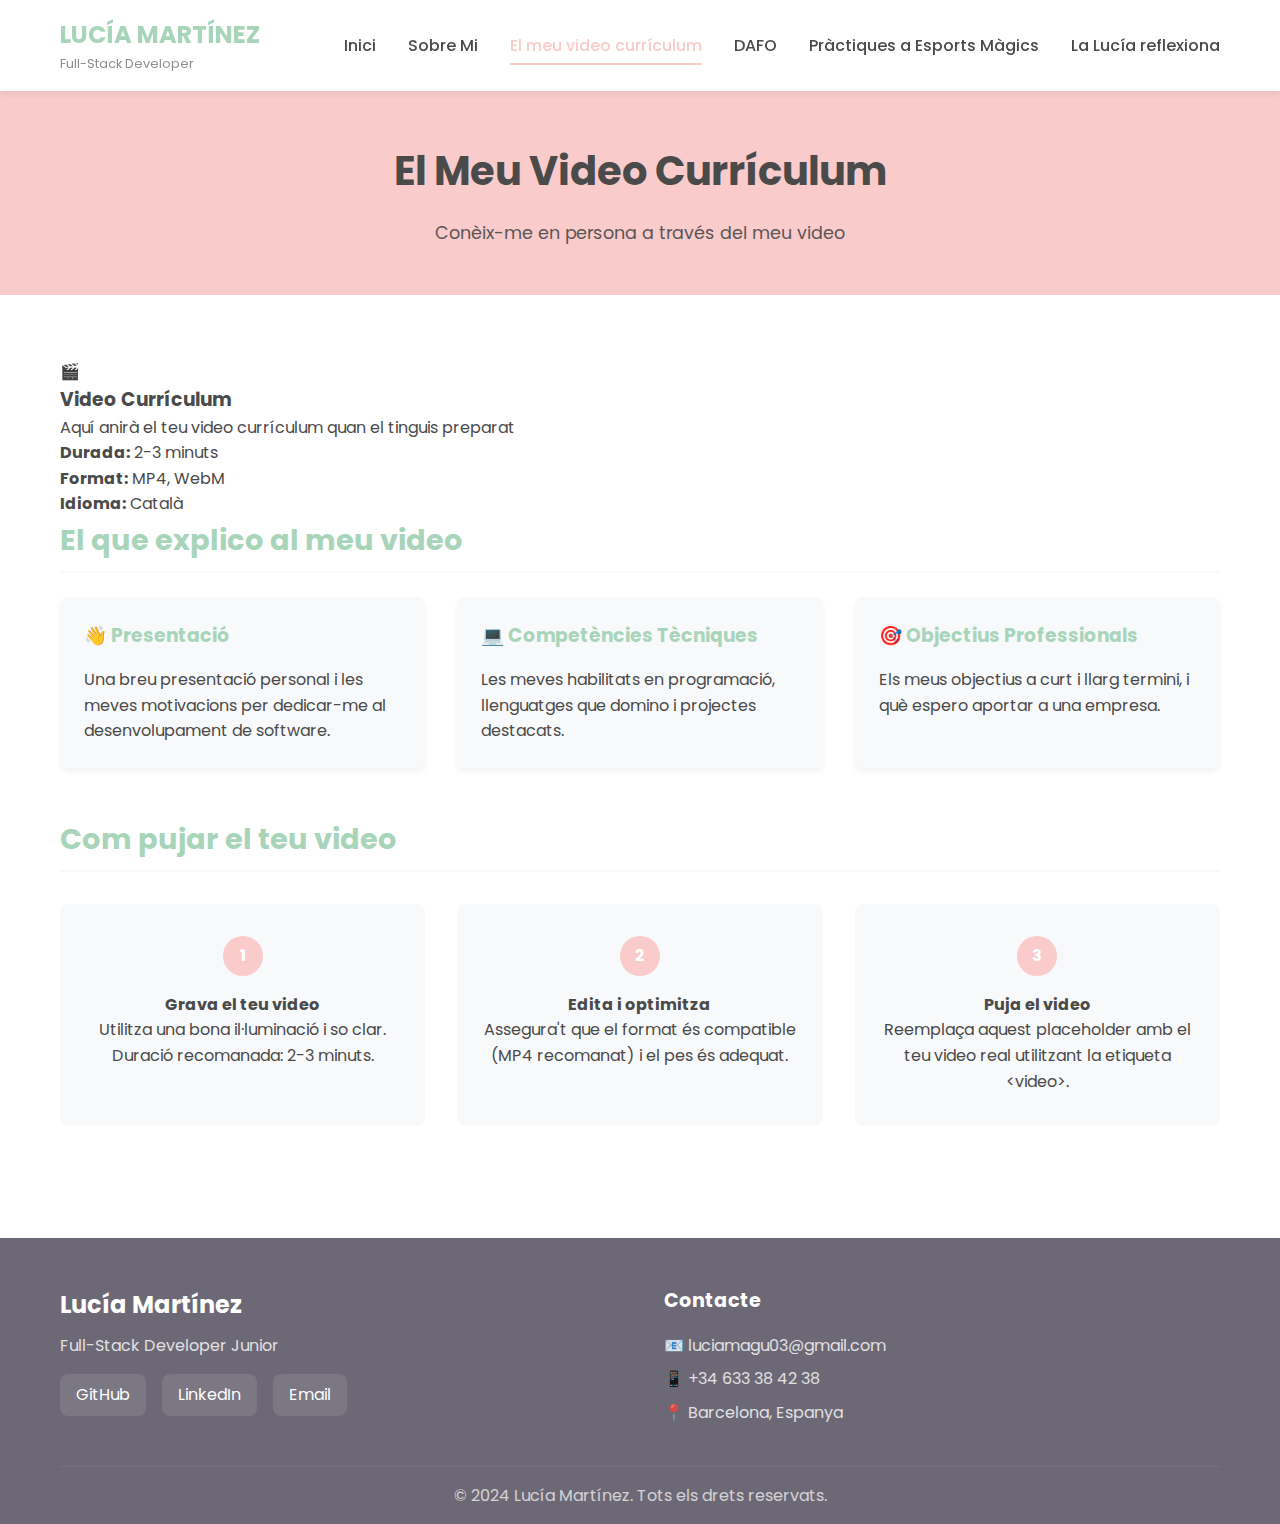
<file: pages/videoCV.html>
<!DOCTYPE html>
<html lang="ca">
<head>
    <meta charset="UTF-8">
    <meta name="viewport" content="width=device-width, initial-scale=1.0">
    <title>Video Currículum | Lucía Martínez</title>
    <link rel="stylesheet" href="../styles/main.css">
    <link rel="stylesheet" href="../styles/responsive.css">
    <link href="https://fonts.googleapis.com/css2?family=Poppins:wght@300;400;500;600;700&display=swap" rel="stylesheet">
</head>
<body>
    <header class="header">
        <div class="container">
            <div class="logo">
                <h1>LUCÍA MARTÍNEZ</h1>
                <span>Full-Stack Developer</span>
            </div>
            <nav class="nav">
                <ul>
                    <li><a href="../index.html">Inici</a></li>
                    <li><a href="sobre-mi.html">Sobre Mi</a></li>
                    <li><a href="videoCV.html" class="active">El meu video currículum</a></li>
                    <li><a href="dafo.html">DAFO</a></li>
                    <li><a href="practiques.html">Pràctiques a Esports Màgics</a></li>
                    <li><a href="reflexiona.html">La Lucía reflexiona</a></li>
                </ul>
            </nav>
            <div class="mobile-menu">
                <span></span>
                <span></span>
                <span></span>
            </div>
        </div>
    </header>

    <section class="page-header">
        <div class="container">
            <h1>El Meu Video Currículum</h1>
            <p>Conèix-me en persona a través del meu video</p>
        </div>
    </section>

    <section class="page-content">
        <div class="container">
            <div class="video-container">
                <div class="video-placeholder">
                    <div class="video-icon">🎬</div>
                    <h3>Video Currículum</h3>
                    <p>Aquí anirà el teu video currículum quan el tinguis preparat</p>
                    <div class="video-info">
                        <div class="info-item">
                            <strong>Durada:</strong> 2-3 minuts
                        </div>
                        <div class="info-item">
                            <strong>Format:</strong> MP4, WebM
                        </div>
                        <div class="info-item">
                            <strong>Idioma:</strong> Català
                        </div>
                    </div>
                </div>
            </div>

            <div class="content-section">
                <h2>El que explico al meu video</h2>
                <div class="content-grid">
                    <div class="card">
                        <h3>👋 Presentació</h3>
                        <p>Una breu presentació personal i les meves motivacions per dedicar-me al desenvolupament de software.</p>
                    </div>
                    
                    <div class="card">
                        <h3>💻 Competències Tècniques</h3>
                        <p>Les meves habilitats en programació, llenguatges que domino i projectes destacats.</p>
                    </div>
                    
                    <div class="card">
                        <h3>🎯 Objectius Professionals</h3>
                        <p>Els meus objectius a curt i llarg termini, i què espero aportar a una empresa.</p>
                    </div>
                </div>
            </div>

            <div class="content-section">
                <h2>Com pujar el teu video</h2>
                <div class="upload-steps">
                    <div class="step">
                        <div class="step-number">1</div>
                        <h4>Grava el teu video</h4>
                        <p>Utilitza una bona il·luminació i so clar. Duració recomanada: 2-3 minuts.</p>
                    </div>
                    <div class="step">
                        <div class="step-number">2</div>
                        <h4>Edita i optimitza</h4>
                        <p>Assegura't que el format és compatible (MP4 recomanat) i el pes és adequat.</p>
                    </div>
                    <div class="step">
                        <div class="step-number">3</div>
                        <h4>Puja el video</h4>
                        <p>Reemplaça aquest placeholder amb el teu video real utilitzant la etiqueta &lt;video&gt;.</p>
                    </div>
                </div>
            </div>
        </div>
    </section>

    <footer class="footer">
        <div class="container">
            <div class="footer-content">
                <div class="footer-info">
                    <h3>Lucía Martínez</h3>
                    <p>Full-Stack Developer Junior</p>
                    <div class="social-links">
                        <a href="https://github.com/lucia-M-G" target="_blank" class="social-link">GitHub</a>
                        <a href="https://linkedin.com/in/lucia-martinez" target="_blank" class="social-link">LinkedIn</a>
                        <a href="javascript:void(0);" class="social-link copy-email" data-email="luciamagu03@gmail.com">Email</a>
                    </div>
                </div>
                <div class="footer-contact">
                    <h4>Contacte</h4>
                    <p>📧 luciamagu03@gmail.com</p>
                    <p>📱 +34 633 38 42 38</p>
                    <p>📍 Barcelona, Espanya</p>
                </div>
            </div>
            <div class="footer-bottom">
                <p>&copy; 2024 Lucía Martínez. Tots els drets reservats.</p>
            </div>
        </div>
    </footer>

    <script src="../js/main.js"></script>
</body>
</html>
</file>
<file: styles/responsive.css>
/* Tablets */
@media (max-width: 1024px) {
    .hero-content {
        grid-template-columns: 1fr;
        text-align: center;
    }
    
    .cta-buttons {
        justify-content: center;
    }
    
    .footer-content {
        grid-template-columns: 1fr;
        gap: 2rem;
    }
    
    .dafo-grid {
        grid-template-columns: 1fr;
    }
}

/* Mobile */
@media (max-width: 768px) {
    .skills-grid {
        grid-template-columns: 1fr;
    }
}
</file>
<file: styles/main.css>
/* Reset y variables */
* {
    margin: 0;
    padding: 0;
    box-sizing: border-box;
}

:root {
    --primary-color: #A8D5BA;     /* Verde menta pastel */
    --secondary-color: #F9CBCB;   /* Rosa pastel */
    --accent-color: #FFD8A8;      /* Melocotón pastel */
    --light-color: #F8F9FA;       /* Blanco roto */
    --dark-color: #6D6875;        /* Gris lavanda oscuro */
    --text-color: #4A4A4A;        /* Gris oscuro suave */
    --text-light: #8E8E8E;        /* Gris medio */
    --border-radius: 8px;
    --box-shadow: 0 4px 6px rgba(0, 0, 0, 0.05);
    --transition: all 0.3s ease;
}

body {
    font-family: 'Poppins', sans-serif;
    line-height: 1.6;
    color: var(--text-color);
    background-color: #f9f9f9;
}

.container {
    max-width: 1200px;
    margin: 0 auto;
    padding: 0 20px;
}

/* Header */
.header {
    background-color: white;
    box-shadow: var(--box-shadow);
    position: sticky;
    top: 0;
    z-index: 1000;
}

.header .container {
    display: flex;
    justify-content: space-between;
    align-items: center;
    padding: 1rem 20px;
}

.logo h1 {
    font-size: 1.5rem;
    font-weight: 700;
    color: var(--primary-color);
}

.logo span {
    font-size: 0.8rem;
    color: var(--text-light);
    display: block;
}

.nav ul {
    display: flex;
    list-style: none;
    gap: 2rem;
}

.nav a {
    text-decoration: none;
    color: var(--text-color);
    font-weight: 500;
    transition: var(--transition);
    padding: 0.5rem 0;
    position: relative;
}

.nav a:hover,
.nav a.active {
    color: var(--secondary-color);
}

.nav a.active::after {
    content: '';
    position: absolute;
    bottom: 0;
    left: 0;
    width: 100%;
    height: 2px;
    background-color: var(--secondary-color);
}

.mobile-menu {
    display: none;
    flex-direction: column;
    cursor: pointer;
}

.mobile-menu span {
    width: 25px;
    height: 3px;
    background-color: var(--primary-color);
    margin: 3px 0;
    transition: var(--transition);
}

/* Hero Section */
.hero {
    background-color: var(--primary-color);
    color: var(--text-color);  /* Texto oscuro en lugar de blanco */
    padding: 4rem 0;
}

.hero-content {
    display: grid;
    grid-template-columns: 2fr 1fr;
    gap: 3rem;
    align-items: center;
}

.hero-text h2 {
    font-size: 3rem;
    margin-bottom: 1rem;
    font-weight: 700;
}

.hero-text .intro {
    font-size: 1.2rem;
    margin-bottom: 1rem;
    line-height: 1.8;
}

.hero-text .description {
    font-size: 1rem;
    margin-bottom: 2rem;
    opacity: 0.9;
}

.cta-buttons {
    display: flex;
    gap: 1rem;
}

.btn {
    padding: 0.8rem 1.5rem;
    border-radius: var(--border-radius);
    text-decoration: none;
    font-weight: 500;
    transition: var(--transition);
    display: inline-block;
    border: none;
    cursor: pointer;
}

.btn-primary {
    background-color: var(--accent-color);
    color: white;
}

.btn-primary:hover {
    background-color: #c0392b;
    transform: translateY(-2px);
}

.btn-secondary {
    background-color: transparent;
    color: white;
    border: 2px solid white;
}

.btn-secondary:hover {
    background-color: white;
    color: var(--primary-color);
}

.hero-image {
    display: flex;
    justify-content: center;
    align-items: center;
}

/* ESTILOS SIMPLIFICADOS PARA LA IMAGEN DE PERFIL */
.profile-image {
    width: 280px;
    height: 280px;
    border-radius: 50%;
    object-fit: cover;
    box-shadow: 0 8px 25px rgba(0, 0, 0, 0.2);
    transition: var(--transition);
}

.profile-image:hover {
    transform: scale(1.03);
    box-shadow: 0 12px 30px rgba(0, 0, 0, 0.3);
}

.profile-image-container {
    width: 280px;
    height: 280px;
    border-radius: 50%;
    overflow: hidden;
    box-shadow: 0 8px 25px rgba(0, 0, 0, 0.2);
}

.profile-img {
    width: 100%;
    height: 100%;
    object-fit: cover;
    transition: transform 0.3s ease;
}

.profile-img:hover {
    transform: scale(1.03);
}

/* Quick Info Section */
.quick-info {
    padding: 4rem 0;
    background-color: white;
}

.info-grid {
    display: grid;
    grid-template-columns: repeat(auto-fit, minmax(300px, 1fr));
    gap: 2rem;
}

.info-card {
    background-color: var(--light-color);
    padding: 2rem;
    border-radius: var(--border-radius);
    box-shadow: var(--box-shadow);
    transition: var(--transition);
}

.info-card:hover {
    transform: translateY(-5px);
    box-shadow: 0 10px 20px rgba(0, 0, 0, 0.1);
}

.info-card h3 {
    color: var(--primary-color);
    margin-bottom: 1rem;
    font-size: 1.3rem;
}

.info-card p {
    color: var(--text-color);
    line-height: 1.6;
}

/* Footer */
.footer {
    background-color: var(--dark-color);
    color: white;
    padding: 3rem 0 1rem;
}

.footer-content {
    display: grid;
    grid-template-columns: 1fr 1fr;
    gap: 3rem;
    margin-bottom: 2rem;
}

.footer-info h3 {
    font-size: 1.5rem;
    margin-bottom: 0.5rem;
}

.footer-info p {
    margin-bottom: 1rem;
    opacity: 0.8;
}

.social-links {
    display: flex;
    gap: 1rem;
}

.social-link {
    color: white;
    text-decoration: none;
    padding: 0.5rem 1rem;
    background-color: rgba(255, 255, 255, 0.1);
    border-radius: var(--border-radius);
    transition: var(--transition);
    display: flex;
    align-items: center;
    gap: 0.5rem;
}

.social-link:hover {
    background-color: var(--secondary-color);
    transform: translateY(-2px);
}

.copy-email {
    cursor: pointer;
    position: relative;
}

.copy-email::before {
    content: 'Clic per copiar el email';
    position: absolute;
    bottom: -40px;
    left: 50%;
    transform: translateX(-50%);
    background: var(--dark-color);
    color: white;
    padding: 8px 12px;
    border-radius: var(--border-radius);
    font-size: 0.8rem;
    white-space: nowrap;
    opacity: 0;
    transition: opacity 0.3s ease;
    pointer-events: none;
    z-index: 1000;
}

.copy-email:hover::before {
    opacity: 1;
}

.footer-contact h4 {
    margin-bottom: 1rem;
    font-size: 1.2rem;
}

.footer-contact p {
    margin-bottom: 0.5rem;
    opacity: 0.8;
}

.footer-bottom {
    border-top: 1px solid rgba(255, 255, 255, 0.1);
    padding-top: 1rem;
    text-align: center;
    opacity: 0.7;
}

/* Page specific styles */
.page-header {
    background-color: var(--secondary-color);
    color: var(--text-color);  /* Texto oscuro */
    padding: 3rem 0;
    text-align: center;
}

.page-header h1 {
    font-size: 2.5rem;
    margin-bottom: 1rem;
}

.page-header p {
    font-size: 1.1rem;
    opacity: 0.9;
}

.page-content {
    padding: 4rem 0;
    background-color: white;
}

.content-section {
    margin-bottom: 3rem;
}

.content-section h2 {
    color: var(--primary-color);
    margin-bottom: 1.5rem;
    font-size: 1.8rem;
    border-bottom: 2px solid var(--light-color);
    padding-bottom: 0.5rem;
}

.content-grid {
    display: grid;
    grid-template-columns: repeat(auto-fit, minmax(300px, 1fr));
    gap: 2rem;
}

.card {
    background-color: var(--light-color);
    padding: 1.5rem;
    border-radius: var(--border-radius);
    box-shadow: var(--box-shadow);
    transition: var(--transition);
}

.card:hover {
    transform: translateY(-3px);
    box-shadow: 0 8px 15px rgba(0, 0, 0, 0.1);
}

.card h3 {
    color: var(--primary-color);
    margin-bottom: 1rem;
}

.timeline {
    position: relative;
    max-width: 800px;
    margin: 0 auto;
}

.timeline::before {
    content: '';
    position: absolute;
    left: 50%;
    top: 0;
    bottom: 0;
    width: 2px;
    background-color: var(--secondary-color);
    transform: translateX(-50%);
}

.timeline-item {
    position: relative;
    margin-bottom: 2rem;
    width: 50%;
    padding: 0 2rem;
}

.timeline-item:nth-child(odd) {
    left: 0;
}

.timeline-item:nth-child(even) {
    left: 50%;
}

.timeline-content {
    background-color: white;
    padding: 1.5rem;
    border-radius: var(--border-radius);
    box-shadow: var(--box-shadow);
    position: relative;
}

.timeline-content::before {
    content: '';
    position: absolute;
    top: 20px;
    width: 20px;
    height: 20px;
    background-color: var(--secondary-color);
    border-radius: 50%;
}

.timeline-item:nth-child(odd) .timeline-content::before {
    right: -40px;
}

.timeline-item:nth-child(even) .timeline-content::before {
    left: -40px;
}

/* Estilos para Video CV */
.video-hero {
    display: flex;
    justify-content: center;
    margin: 3rem 0;
}

.video-container-minimal {
    width: 100%;
    max-width: 800px;
    text-align: center;
}

.video-frame {
    border-radius: var(--border-radius);
    overflow: hidden;
    box-shadow: var(--box-shadow);
    margin-bottom: 1.5rem;
}

/* ESTILOS PARA VIDEO LOCAL */
.video-frame video {
    width: 100%;
    height: auto;
    border-radius: var(--border-radius);
    box-shadow: var(--box-shadow);
    display: block;
}

.video-caption h3 {
    color: var(--primary-color);
    margin-bottom: 0.5rem;
    font-size: 1.4rem;
}

.video-caption p {
    color: var(--text-light);
    font-style: italic;
    font-size: 1.1rem;
}

.upload-steps {
    display: grid;
    grid-template-columns: repeat(auto-fit, minmax(250px, 1fr));
    gap: 2rem;
    margin-top: 2rem;
}

.step {
    text-align: center;
    padding: 2rem 1rem;
    background: var(--light-color);
    border-radius: var(--border-radius);
    transition: var(--transition);
}

.step:hover {
    transform: translateY(-5px);
    box-shadow: var(--box-shadow);
}

.step-number {
    width: 40px;
    height: 40px;
    background: var(--secondary-color);
    color: white;
    border-radius: 50%;
    display: flex;
    align-items: center;
    justify-content: center;
    margin: 0 auto 1rem;
    font-weight: bold;
}

/* Estilos para Práctiques */
.experience-header {
    background: var(--light-color);
    padding: 2rem;
    border-radius: var(--border-radius);
    margin-bottom: 3rem;
}

.company-info h2 {
    color: var(--primary-color);
    margin-bottom: 1.5rem;
    font-size: 2rem;
}

.experience-details {
    display: grid;
    grid-template-columns: repeat(auto-fit, minmax(200px, 1fr));
    gap: 1rem;
}

.detail-item {
    padding: 0.5rem 0;
}

.tasks-grid {
    display: grid;
    grid-template-columns: repeat(auto-fit, minmax(280px, 1fr));
    gap: 1.5rem;
    margin-top: 2rem;
}

.task-card {
    background: white;
    padding: 2rem 1.5rem;
    border-radius: var(--border-radius);
    text-align: center;
    box-shadow: var(--box-shadow);
    transition: var(--transition);
    border-top: 4px solid var(--secondary-color);
}

.task-card:hover {
    transform: translateY(-5px);
    box-shadow: 0 8px 20px rgba(0,0,0,0.15);
}

.task-icon {
    font-size: 2.5rem;
    margin-bottom: 1rem;
}

.task-card h3 {
    color: var(--primary-color);
    margin-bottom: 1rem;
    font-size: 1.2rem;
}

.reflection-content {
    background: var(--light-color);
    padding: 2rem;
    border-radius: var(--border-radius);
}

.reflection-content blockquote {
    font-style: italic;
    font-size: 1.1rem;
    line-height: 1.6;
    margin-bottom: 2rem;
    padding-left: 1.5rem;
    border-left: 4px solid var(--secondary-color);
}

.skills-learned {
    margin: 2rem 0;
}

.skills-learned ul {
    list-style: none;
    padding: 0;
}

.skills-learned li {
    padding: 0.8rem 0;
    padding-left: 2rem;
    position: relative;
    border-bottom: 1px solid rgba(0,0,0,0.1);
}

.skills-learned li:before {
    content: "➡️";
    position: absolute;
    left: 0;
}

.final-reflection {
    background: white;
    padding: 1.5rem;
    border-radius: var(--border-radius);
    margin-top: 2rem;
    border-left: 4px solid var(--accent-color);
}

/* Estilos para Reflexiones */
.reflections-grid {
    display: grid;
    gap: 2rem;
    margin-bottom: 3rem;
}

.reflection-card {
    background: white;
    border-radius: var(--border-radius);
    box-shadow: var(--box-shadow);
    overflow: hidden;
    transition: var(--transition);
}

.reflection-card:hover {
    transform: translateY(-5px);
    box-shadow: 0 10px 25px rgba(0,0,0,0.15);
}

.reflection-header {
    background-color: var(--primary-color);
    color: var(--text-color);  /* Texto oscuro */
    padding: 2rem;
    display: flex;
    align-items: center;
    gap: 1rem;
}

.reflection-icon {
    font-size: 2rem;
}

.reflection-header h3 {
    margin: 0;
    font-size: 1.4rem;
}

.reflection-content {
    padding: 2rem;
}

.reflection-content p {
    margin-bottom: 1rem;
    line-height: 1.6;
}

.reflection-content .highlight {
    background: var(--light-color);
    padding: 1rem;
    border-radius: var(--border-radius);
    border-left: 4px solid var(--accent-color);
    font-weight: 500;
}

.reflection-content ul {
    padding-left: 1.5rem;
    margin: 1rem 0;
}

.reflection-content li {
    margin-bottom: 0.5rem;
    line-height: 1.5;
}

.lessons-grid {
    display: grid;
    grid-template-columns: repeat(auto-fit, minmax(250px, 1fr));
    gap: 1.5rem;
}

.lesson-item {
    background: var(--light-color);
    padding: 1.5rem;
    border-radius: var(--border-radius);
    border-left: 4px solid var(--secondary-color);
}

.lesson-item h4 {
    color: var(--primary-color);
    margin-bottom: 0.5rem;
    font-size: 1.1rem;
}

/* Estilos específicos para la página DAFO */
.dafo-intro {
    text-align: center;
    margin-bottom: 3rem;
    padding: 0 2rem;
}

.dafo-intro h2 {
    color: var(--primary-color);
    margin-bottom: 1rem;
    font-size: 2rem;
}

.dafo-intro p {
    font-size: 1.1rem;
    color: var(--text-light);
    max-width: 800px;
    margin: 0 auto;
    line-height: 1.6;
}

.dafo-grid {
    display: grid;
    grid-template-columns: repeat(2, 1fr);
    gap: 2rem;
    margin-bottom: 4rem;
}

.dafo-section {
    padding: 1.5rem;
    border-radius: var(--border-radius);
    background: var(--light-color);
}

.dafo-section h3 {
    font-size: 1.4rem;
    margin-bottom: 1.5rem;
    padding-bottom: 0.5rem;
    border-bottom: 3px solid;
    text-align: center;
}

.dafo-strengths h3 {
    border-color: #27ae60;
    color: #27ae60;
}

.dafo-weaknesses h3 {
    border-color: #e74c3c;
    color: #e74c3c;
}

.dafo-opportunities h3 {
    border-color: #3498db;
    color: #3498db;
}

.dafo-threats h3 {
    border-color: #f39c12;
    color: #f39c12;
}

.dafo-item {
    background: white;
    padding: 1.2rem;
    margin-bottom: 1rem;
    border-radius: var(--border-radius);
    border-left: 4px solid;
    box-shadow: 0 2px 5px rgba(0,0,0,0.1);
    transition: var(--transition);
}

.dafo-item:hover {
    transform: translateX(5px);
    box-shadow: 0 4px 8px rgba(0,0,0,0.15);
}

.dafo-item h4 {
    color: var(--primary-color);
    margin-bottom: 0.5rem;
    font-size: 1.1rem;
}

.dafo-item p {
    color: var(--text-color);
    line-height: 1.5;
    margin: 0;
}

.dafo-strengths .dafo-item {
    border-left-color: #27ae60;
}

.dafo-weaknesses .dafo-item {
    border-left-color: #e74c3c;
}

.dafo-opportunities .dafo-item {
    border-left-color: #3498db;
}

.dafo-threats .dafo-item {
    border-left-color: #f39c12;
}

/* Estrategias DAFO */
.strategies-section {
    margin-top: 4rem;
    padding-top: 3rem;
    border-top: 2px solid var(--light-color);
}

.strategies-section h2 {
    text-align: center;
    color: var(--primary-color);
    margin-bottom: 2rem;
    font-size: 2rem;
}

.strategies-grid {
    display: grid;
    grid-template-columns: repeat(auto-fit, minmax(280px, 1fr));
    gap: 2rem;
}

.strategy-card {
    background: white;
    padding: 2rem;
    border-radius: var(--border-radius);
    box-shadow: var(--box-shadow);
    border-top: 4px solid var(--secondary-color);
    transition: var(--transition);
}

.strategy-card:hover {
    transform: translateY(-5px);
    box-shadow: 0 8px 20px rgba(0,0,0,0.15);
}

.strategy-card h3 {
    color: var(--primary-color);
    margin-bottom: 1rem;
    font-size: 1.3rem;
}

.strategy-card p {
    font-weight: 600;
    color: var(--secondary-color);
    margin-bottom: 1rem;
    padding-bottom: 0.5rem;
    border-bottom: 1px solid var(--light-color);
}

.strategy-card ul {
    list-style: none;
    padding: 0;
}

.strategy-card li {
    padding: 0.5rem 0;
    padding-left: 1.5rem;
    position: relative;
    line-height: 1.5;
}

.strategy-card li:before {
    content: "✓";
    position: absolute;
    left: 0;
    color: #27ae60;
    font-weight: bold;
}

/* Animaciones */
.animate-in {
    animation: fadeInUp 0.6s ease-out;
}

@keyframes fadeInUp {
    from {
        opacity: 0;
        transform: translateY(30px);
    }
    to {
        opacity: 1;
        transform: translateY(0);
    }
}
</file>
